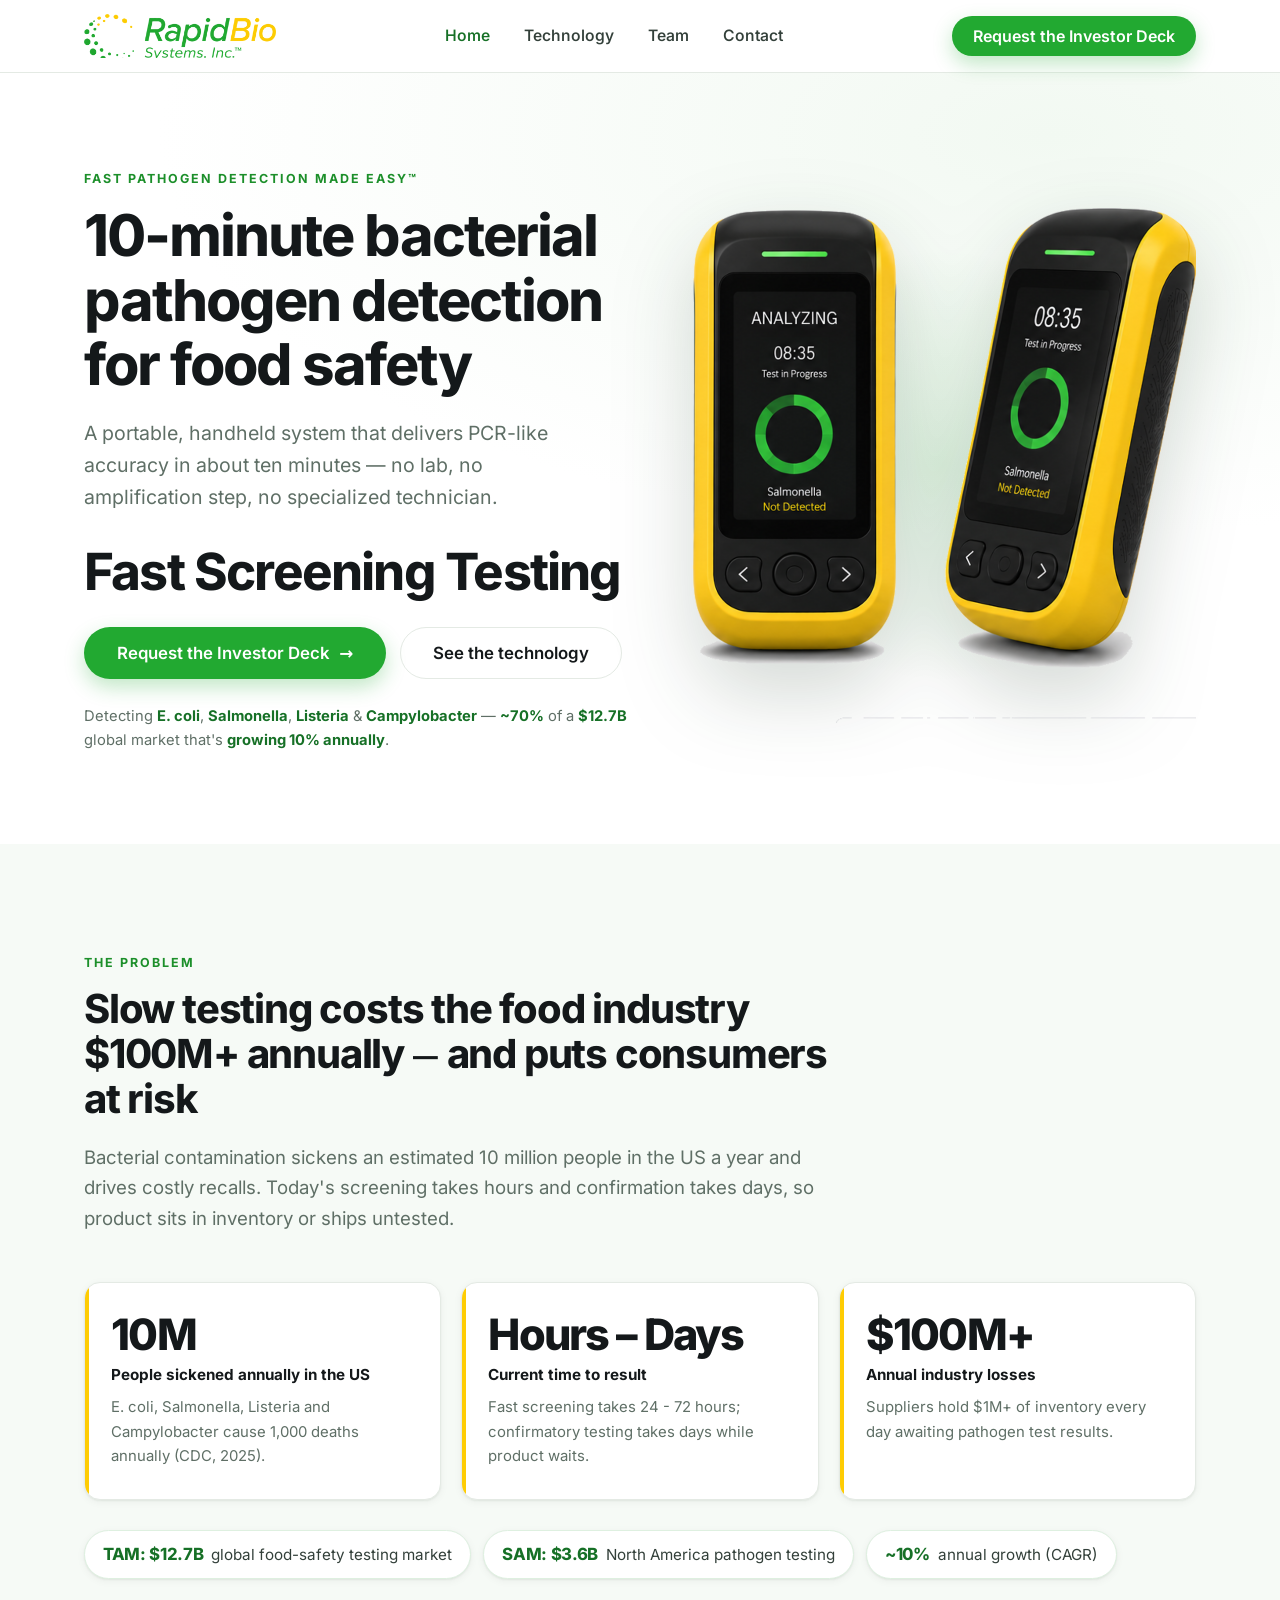
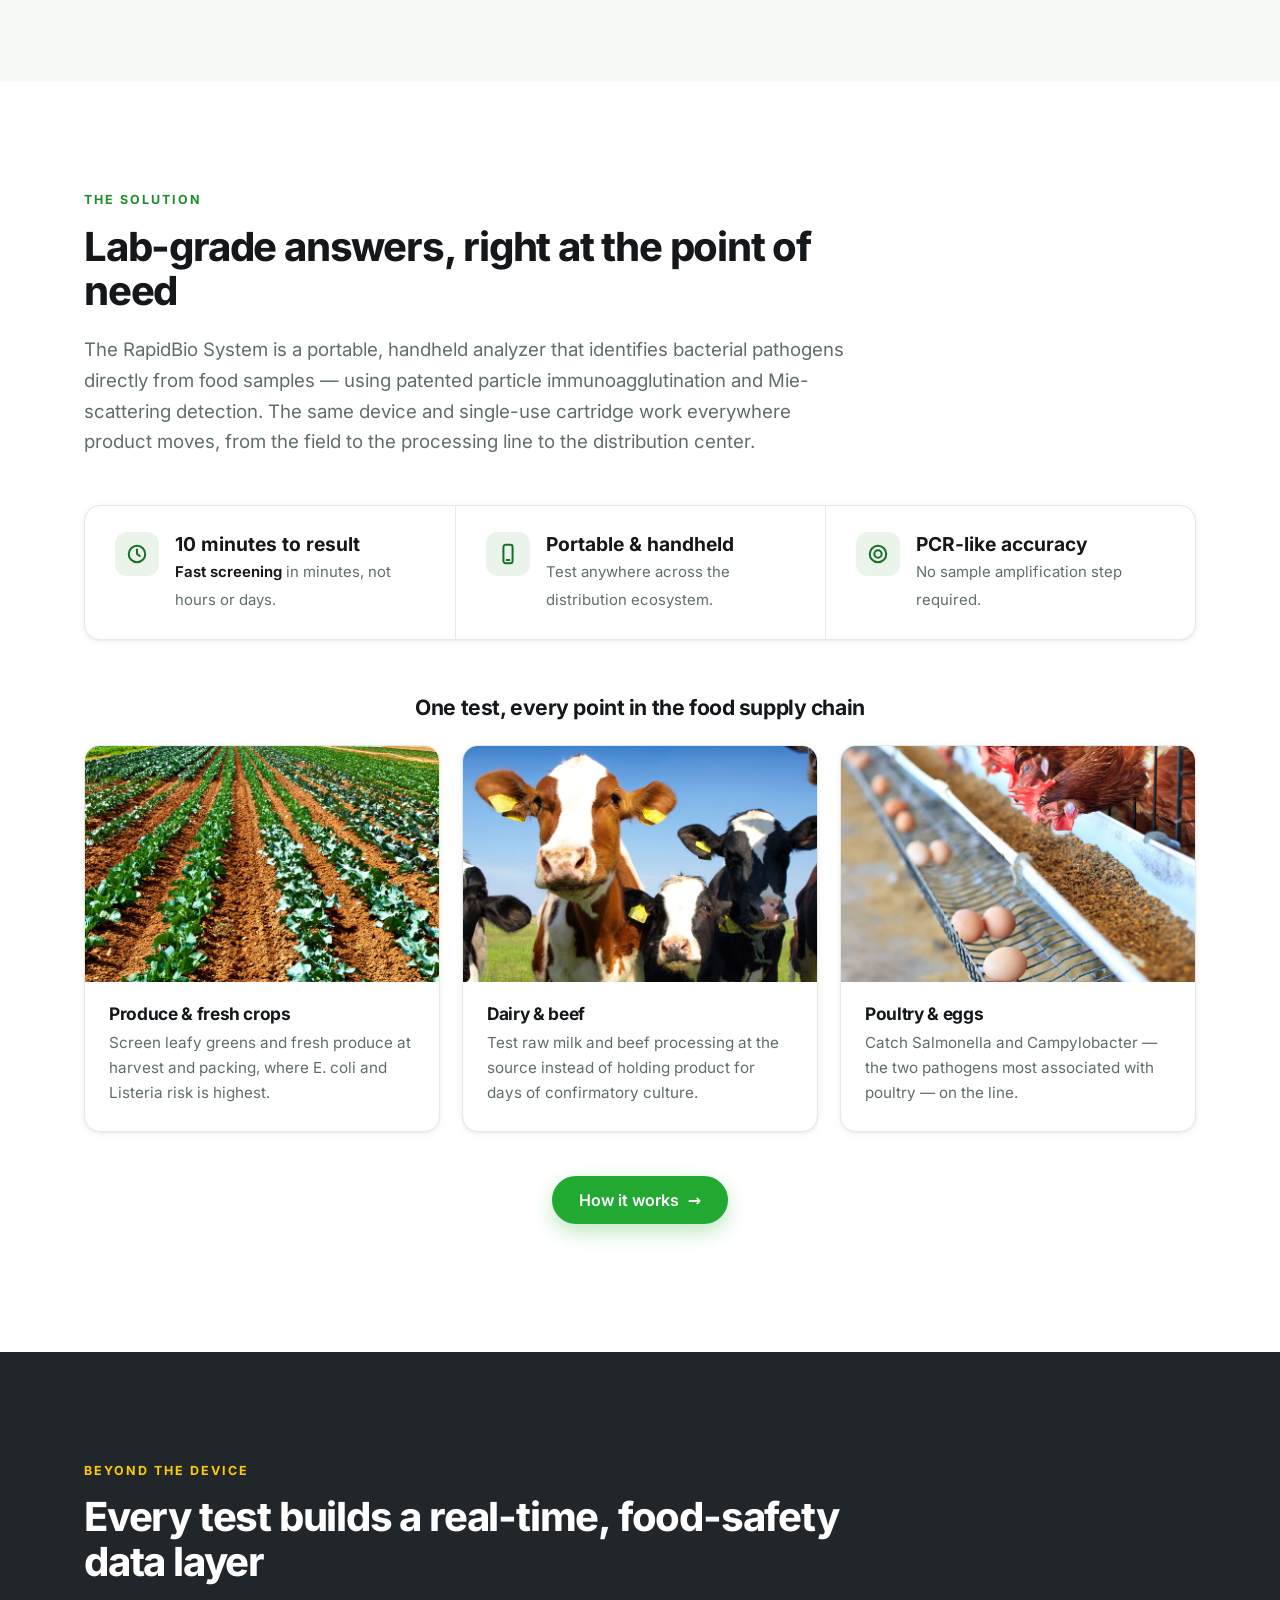
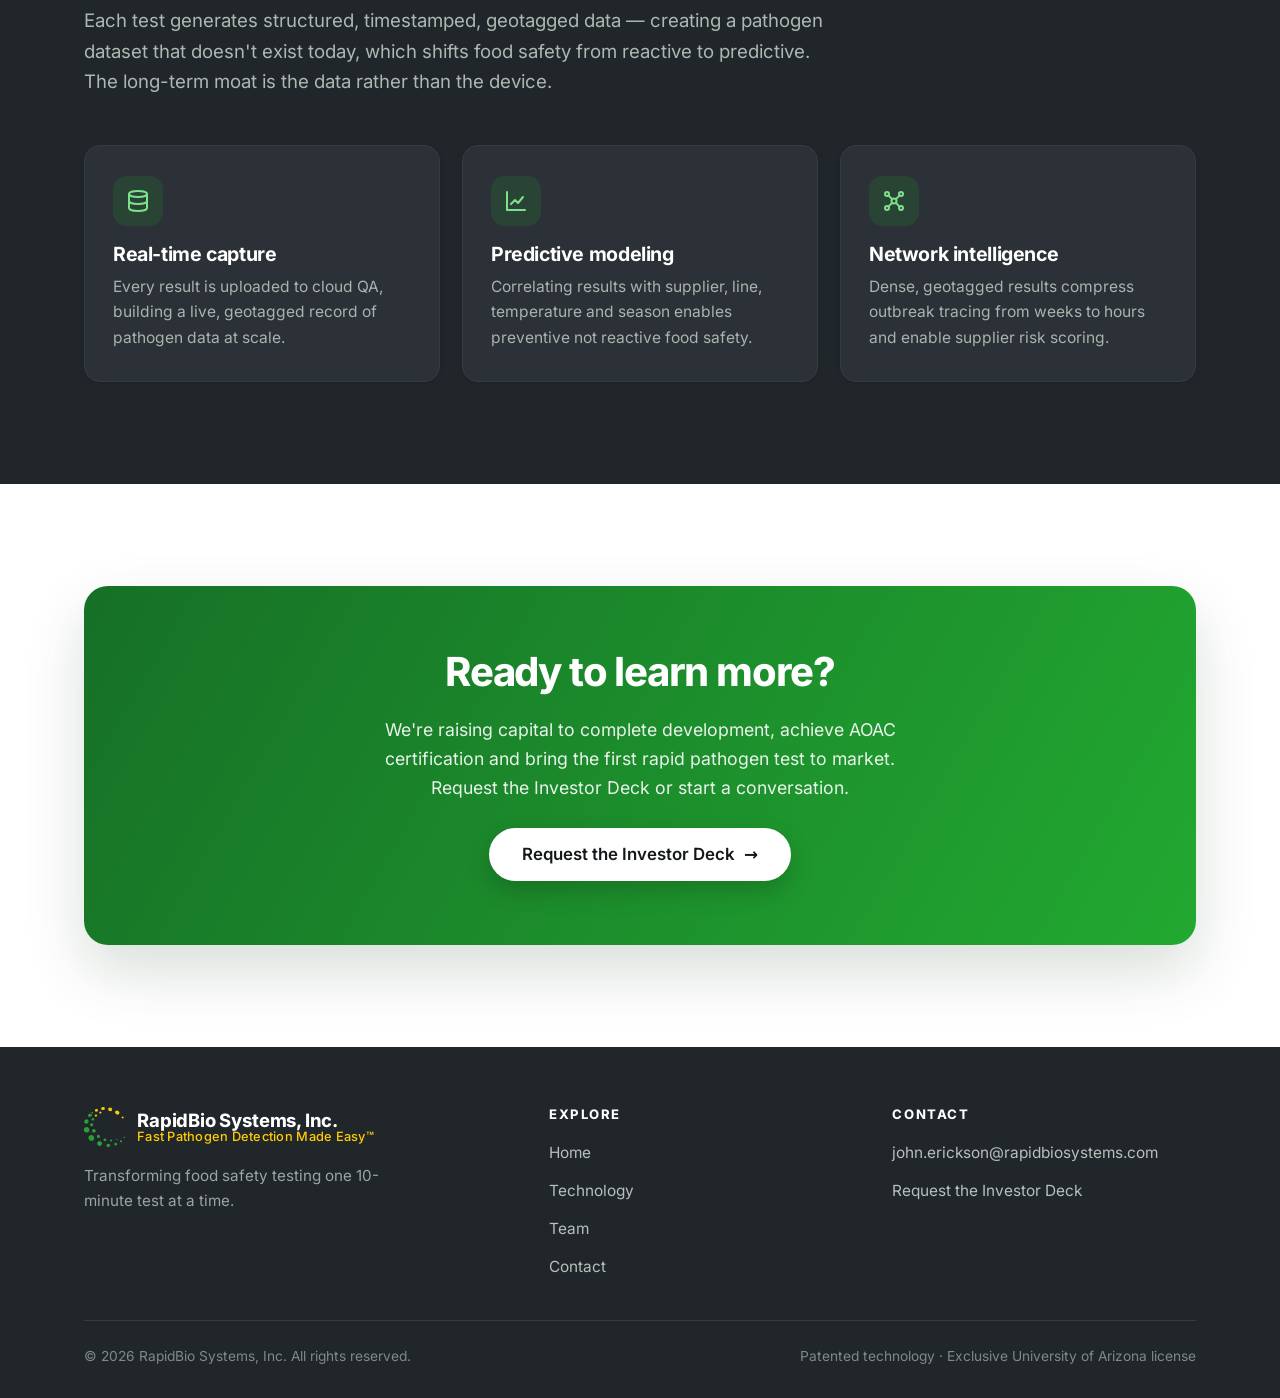
<file: index.html>
<!DOCTYPE html>
<html lang="en">
<head>
  <meta charset="UTF-8" />
  <meta name="viewport" content="width=device-width, initial-scale=1.0" />
  <title>RapidBio Systems — Rapid, Portable Bacterial Pathogen Testing for Food Safety</title>
  <meta name="description" content="Portable, hand-held bacteria pathogen detection system for food safety applications with results in 10 minutes for Salmonella, E. coli, etc. with PCR-like results. No laboratory or technical training required for use throughout the distribution ecosystem." />
  <link rel="canonical" href="https://rapidbiosystems.com/" />

  <meta property="og:type" content="website" />
  <meta property="og:site_name" content="RapidBio Systems" />
  <meta property="og:url" content="https://rapidbiosystems.com/" />
  <meta property="og:title" content="RapidBio Systems — Rapid, Portable Bacterial Pathogen Testing for Food Safety" />
  <meta property="og:description" content="Portable, hand-held bacteria pathogen detection system for food safety applications with results in 10 minutes for Salmonella, E. coli, etc. with PCR-like results. No laboratory or technical training required for use throughout the distribution ecosystem." />
  <meta property="og:image" content="https://rapidbiosystems.com/assets/product-hero.png" />
  <meta name="twitter:card" content="summary_large_image" />
  <meta name="twitter:title" content="RapidBio Systems — Rapid, Portable Bacterial Pathogen Testing for Food Safety" />
  <meta name="twitter:description" content="Portable, hand-held bacteria pathogen detection system for food safety applications with results in 10 minutes for Salmonella, E. coli, etc. with PCR-like results. No laboratory or technical training required for use throughout the distribution ecosystem." />
  <meta name="twitter:image" content="https://rapidbiosystems.com/assets/product-hero.png" />

  <link rel="icon" type="image/png" sizes="64x64" href="assets/favicon-64.png" />
  <link rel="apple-touch-icon" href="assets/apple-touch-icon.png" />
  <link rel="stylesheet" href="css/styles.css" />
  <script type="application/ld+json">
  {
    "@context": "https://schema.org",
    "@type": "Organization",
    "name": "RapidBio Systems, Inc.",
    "url": "https://rapidbiosystems.com/",
    "logo": "https://rapidbiosystems.com/assets/logo.png",
    "description": "Portable, handheld pathogen detection for food safety — results in about 10 minutes, no lab required.",
    "email": "john.erickson@rapidbiosystems.com"
  }
  </script>
</head>
<body>

  <!-- ===== HEADER ===== -->
  <header class="site-header">
    <div class="container nav">
      <a class="nav__brand" href="index.html" aria-label="RapidBio Systems home">
        <img src="assets/logo-nav.png" alt="RapidBio Systems" />
      </a>
      <nav aria-label="Primary">
        <ul class="nav__links" id="nav-links">
          <li><a href="index.html" class="is-active">Home</a></li>
          <li><a href="technology.html">Technology</a></li>
          <li><a href="team.html">Team</a></li>
          <li><a href="contact.html">Contact</a></li>
          <li><a class="btn btn--primary" href="contact.html">Request the Investor Deck</a></li>
        </ul>
      </nav>
      <div class="nav__cta">
        <a class="btn btn--primary" href="contact.html">Request the Investor Deck</a>
        <button class="nav__toggle" aria-label="Open menu" aria-expanded="false" aria-controls="nav-links"><span></span></button>
      </div>
    </div>
  </header>

  <main>
    <!-- ===== HERO ===== -->
    <section class="hero">
      <div class="container hero__grid">
        <div class="hero__copy">
          <span class="eyebrow">Fast Pathogen Detection Made Easy™</span>
          <h1>10-minute bacterial pathogen detection for food safety</h1>
          <p class="hero__sub">A portable, handheld system that delivers PCR-like accuracy in about ten minutes — no lab, no amplification step, no specialized technician.</p>
          <p class="hero__tagline">Fast Screening Testing</p>
          <div class="hero__actions">
            <a class="btn btn--primary btn--lg" href="contact.html">Request the Investor Deck <span class="arrow" aria-hidden="true">→</span></a>
            <a class="btn btn--ghost btn--lg" href="technology.html">See the technology</a>
          </div>
          <p class="hero__trust">Detecting <b>E.&nbsp;coli</b>, <b>Salmonella</b>, <b>Listeria</b> &amp; <b>Campylobacter</b> — <b>~70%</b> of a <b>$12.7B</b> global market that's <b>growing 10% annually</b>.</p>
        </div>
        <div class="hero__media">
          <img src="assets/product-hero.png" alt="Two RapidBio handheld pathogen detection devices showing test results on screen" width="1000" />
        </div>
      </div>
    </section>

    <!-- ===== PROBLEM + MARKET ===== -->
    <section class="section section--tint" id="problem">
      <div class="container">
        <div class="section-head">
          <span class="eyebrow">The problem</span>
          <h2>Slow testing costs the food industry $100M+ annually <span class="mdash">—</span> and puts consumers at risk</h2>
          <p class="lead">Bacterial contamination sickens an estimated 10&nbsp;million people in the US a year and drives costly recalls. Today's screening takes hours and confirmation takes days, so product sits in inventory or ships untested.</p>
        </div>

        <div class="stats">
          <div class="stat stat--gold">
            <div class="stat__num">10M</div>
            <div class="stat__label">People sickened annually in the US</div>
            <p class="stat__desc">E.&nbsp;coli, Salmonella, Listeria and Campylobacter cause 1,000 deaths annually (CDC, 2025).</p>
          </div>
          <div class="stat stat--gold">
            <div class="stat__num">Hours &ndash; Days</div>
            <div class="stat__label">Current time to result</div>
            <p class="stat__desc">Fast screening takes 24 - 72 hours; confirmatory testing takes days while product waits.</p>
          </div>
          <div class="stat stat--gold">
            <div class="stat__num">$100M+</div>
            <div class="stat__label">Annual industry losses</div>
            <p class="stat__desc">Suppliers hold $1M+ of inventory every day awaiting pathogen test results.</p>
          </div>
        </div>

        <div class="chips">
          <span class="chip"><b>TAM: $12.7B</b> global food-safety testing market</span>
          <span class="chip"><b>SAM: $3.6B</b> North America pathogen testing</span>
          <span class="chip"><b>~10%</b> annual growth (CAGR)</span>
        </div>
      </div>
    </section>

    <!-- ===== SOLUTION + WHERE IT'S USED ===== -->
    <section class="section" id="solution">
      <div class="container">
        <div class="section-head">
          <span class="eyebrow">The solution</span>
          <h2>Lab-grade answers, right at the point of need</h2>
          <p class="lead">The RapidBio System is a portable, handheld analyzer that identifies bacterial pathogens directly from food samples — using patented particle immunoagglutination and Mie-scattering detection. The same device and single-use cartridge work everywhere product moves, from the field to the processing line to the distribution center.</p>
        </div>

        <div class="spec-bar">
          <div class="spec-bar__item">
            <span class="spec-bar__icon" aria-hidden="true">
              <svg width="22" height="22" viewBox="0 0 24 24" fill="none" stroke="currentColor" stroke-width="2.2" stroke-linecap="round" stroke-linejoin="round"><circle cx="12" cy="12" r="9"/><path d="M12 7v5l3 2"/></svg>
            </span>
            <span><b>10 minutes to result</b><span class="d"><strong>Fast screening</strong> in minutes, not hours or days.</span></span>
          </div>
          <div class="spec-bar__item">
            <span class="spec-bar__icon" aria-hidden="true">
              <svg width="22" height="22" viewBox="0 0 24 24" fill="none" stroke="currentColor" stroke-width="2.2" stroke-linecap="round" stroke-linejoin="round"><rect x="7" y="2" width="10" height="20" rx="2.5"/><line x1="10.5" y1="18.5" x2="13.5" y2="18.5"/></svg>
            </span>
            <span><b>Portable &amp; handheld</b><span class="d">Test anywhere across the distribution ecosystem.</span></span>
          </div>
          <div class="spec-bar__item">
            <span class="spec-bar__icon" aria-hidden="true">
              <svg width="22" height="22" viewBox="0 0 24 24" fill="none" stroke="currentColor" stroke-width="2.2" stroke-linecap="round" stroke-linejoin="round"><circle cx="12" cy="12" r="9"/><circle cx="12" cy="12" r="4"/><circle cx="12" cy="12" r=".4" fill="currentColor" stroke="none"/></svg>
            </span>
            <span><b>PCR-like accuracy</b><span class="d">No sample amplification step required.</span></span>
          </div>
        </div>

        <h3 class="usecases__head">One test, every point in the food supply chain</h3>
        <div class="usecases">
          <figure class="usecase">
            <img src="assets/use-produce.jpg" alt="Rows of leafy greens growing in an open field" width="720" height="480" loading="lazy" />
            <figcaption>
              <h3>Produce &amp; fresh crops</h3>
              <p>Screen leafy greens and fresh produce at harvest and packing, where E.&nbsp;coli and Listeria risk is highest.</p>
            </figcaption>
          </figure>
          <figure class="usecase">
            <img src="assets/use-dairy.jpg" alt="Dairy cattle in a pasture" width="720" height="480" loading="lazy" />
            <figcaption>
              <h3>Dairy &amp; beef</h3>
              <p>Test raw milk and beef processing at the source instead of holding product for days of confirmatory culture.</p>
            </figcaption>
          </figure>
          <figure class="usecase">
            <img src="assets/use-poultry.jpg" alt="Laying hens at a feed trough beside a row of eggs" width="720" height="480" loading="lazy" />
            <figcaption>
              <h3>Poultry &amp; eggs</h3>
              <p>Catch Salmonella and Campylobacter — the two pathogens most associated with poultry — on the line.</p>
            </figcaption>
          </figure>
        </div>

        <div class="hero__actions" style="justify-content:center; margin-top:44px">
          <a class="btn btn--primary" href="technology.html">How it works <span class="arrow" aria-hidden="true">→</span></a>
        </div>
      </div>
    </section>

    <!-- ===== DATA-PLATFORM VISION ===== -->
    <section class="section section--dark" id="platform">
      <div class="container">
        <div class="section-head">
          <span class="eyebrow">Beyond the device</span>
          <h2>Every test builds a real-time, food-safety data layer</h2>
          <p class="lead" style="color:#aeb8b2">Each test generates structured, timestamped, geotagged data — creating a pathogen dataset that doesn't exist today, which shifts food safety from reactive to predictive. The long-term moat is the data rather than the device.</p>
        </div>
        <div class="grid-3">
          <div class="card">
            <div class="icon-badge" aria-hidden="true">
              <svg width="24" height="24" viewBox="0 0 24 24" fill="none" stroke="currentColor" stroke-width="2" stroke-linecap="round" stroke-linejoin="round"><ellipse cx="12" cy="5" rx="9" ry="3"/><path d="M3 5v14a9 3 0 0 0 18 0V5"/><path d="M3 12a9 3 0 0 0 18 0"/></svg>
            </div>
            <h3>Real-time capture</h3>
            <p>Every result is uploaded to cloud QA, building a live, geotagged record of pathogen data at scale.</p>
          </div>
          <div class="card">
            <div class="icon-badge" aria-hidden="true">
              <svg width="24" height="24" viewBox="0 0 24 24" fill="none" stroke="currentColor" stroke-width="2" stroke-linecap="round" stroke-linejoin="round"><path d="M3 3v18h18"/><path d="M7 15l4-4 3 3 5-6"/></svg>
            </div>
            <h3>Predictive modeling</h3>
            <p>Correlating results with supplier, line, temperature and season enables preventive not reactive food safety.</p>
          </div>
          <div class="card">
            <div class="icon-badge" aria-hidden="true">
              <svg width="24" height="24" viewBox="0 0 24 24" fill="none" stroke="currentColor" stroke-width="2" stroke-linecap="round" stroke-linejoin="round"><circle cx="12" cy="12" r="2.5"/><circle cx="5" cy="5" r="2"/><circle cx="19" cy="5" r="2"/><circle cx="5" cy="19" r="2"/><circle cx="19" cy="19" r="2"/><path d="M6.4 6.4l3.7 3.7M17.6 6.4l-3.7 3.7M6.4 17.6l3.7-3.7M17.6 17.6l-3.7-3.7"/></svg>
            </div>
            <h3>Network intelligence</h3>
            <p>Dense, geotagged results compress outbreak tracing from weeks to hours and enable supplier risk scoring.</p>
          </div>
        </div>
      </div>
    </section>

    <!-- ===== CTA ===== -->
    <section class="section">
      <div class="container">
        <div class="cta-band">
          <h2>Ready to learn more?</h2>
          <p>We're raising capital to complete development, achieve AOAC certification and bring the first rapid pathogen test to market. Request the Investor Deck or start a conversation.</p>
          <a class="btn btn--onDark btn--lg" href="contact.html">Request the Investor Deck <span class="arrow" aria-hidden="true">→</span></a>
        </div>
      </div>
    </section>
  </main>

  <!-- ===== FOOTER ===== -->
  <footer class="site-footer">
    <div class="container">
      <div class="footer__top">
        <div>
          <div class="footer__brand">
            <img src="assets/logo-mark.png" alt="" />
            <div class="footer__wordmark">RapidBio Systems, Inc.<span>Fast Pathogen Detection Made Easy™</span></div>
          </div>
          <p class="footer__tag">Transforming food safety testing one 10-minute test at a time.</p>
        </div>
        <div class="footer__col">
          <h4>Explore</h4>
          <ul>
            <li><a href="index.html">Home</a></li>
            <li><a href="technology.html">Technology</a></li>
            <li><a href="team.html">Team</a></li>
            <li><a href="contact.html">Contact</a></li>
          </ul>
        </div>
        <div class="footer__col">
          <h4>Contact</h4>
          <ul>
            <li><a href="mailto:john.erickson@rapidbiosystems.com">john.erickson@rapidbiosystems.com</a></li>
            <li><a href="contact.html">Request the Investor Deck</a></li>
          </ul>
        </div>
      </div>
      <div class="footer__bottom">
        <span>© 2026 RapidBio Systems, Inc. All rights reserved.</span>
        <span>Patented technology · Exclusive University of Arizona license</span>
      </div>
    </div>
  </footer>

  <script src="js/nav.js"></script>
</body>
</html>
</file>
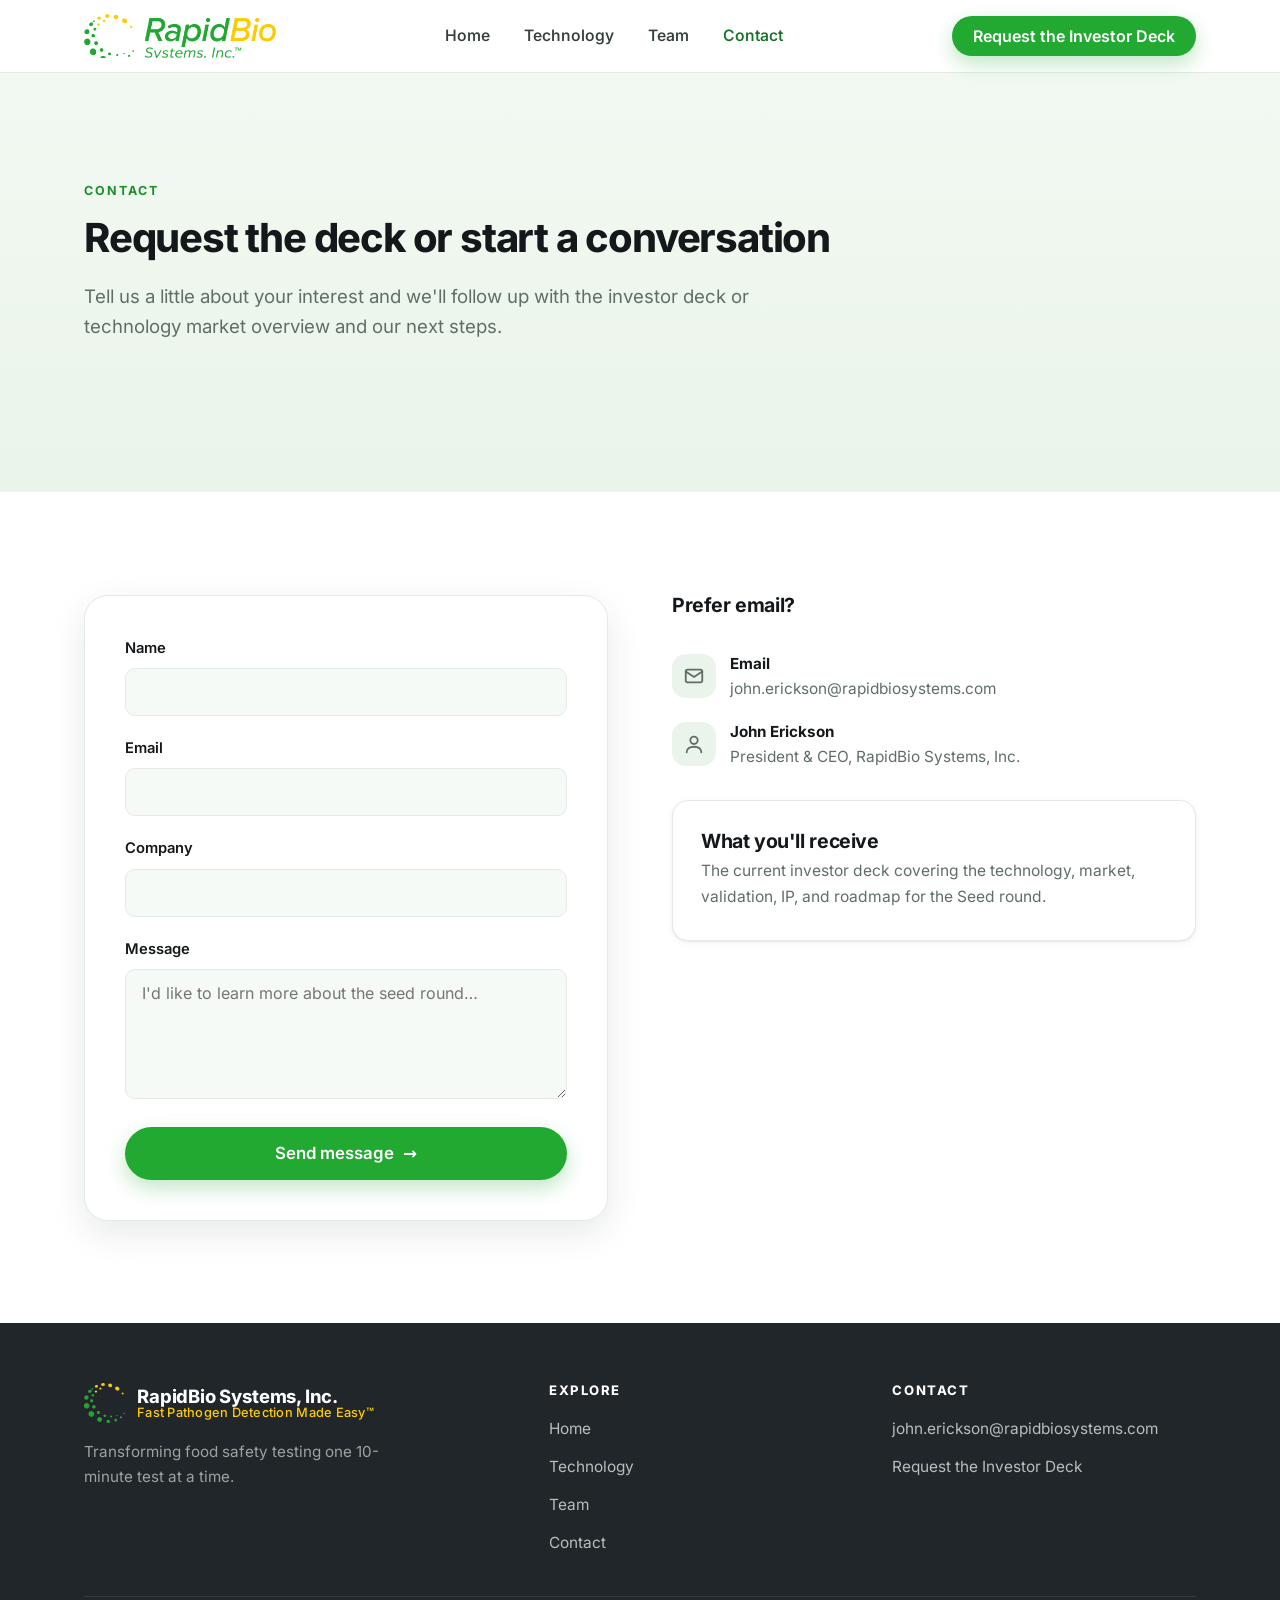
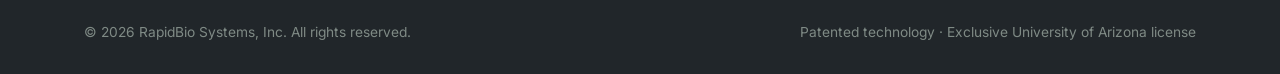
<file: contact.html>
<!DOCTYPE html>
<html lang="en">
<head>
  <meta charset="UTF-8" />
  <meta name="viewport" content="width=device-width, initial-scale=1.0" />
  <title>Contact — RapidBio Systems</title>
  <meta name="description" content="Request the RapidBio investor deck or get in touch with President &amp; CEO John Erickson." />
  <link rel="canonical" href="https://rapidbiosystems.com/contact" />

  <meta property="og:type" content="website" />
  <meta property="og:site_name" content="RapidBio Systems" />
  <meta property="og:url" content="https://rapidbiosystems.com/contact" />
  <meta property="og:title" content="Contact — RapidBio Systems" />
  <meta property="og:description" content="Request the RapidBio investor deck or get in touch with President &amp; CEO John Erickson." />
  <meta property="og:image" content="https://rapidbiosystems.com/assets/product-hero.png" />
  <meta name="twitter:card" content="summary_large_image" />
  <meta name="twitter:title" content="Contact — RapidBio Systems" />
  <meta name="twitter:description" content="Request the RapidBio investor deck or get in touch with President &amp; CEO John Erickson." />
  <meta name="twitter:image" content="https://rapidbiosystems.com/assets/product-hero.png" />

  <link rel="icon" type="image/png" sizes="64x64" href="assets/favicon-64.png" />
  <link rel="apple-touch-icon" href="assets/apple-touch-icon.png" />
  <link rel="stylesheet" href="css/styles.css" />
  <script type="application/ld+json">
  {
    "@context": "https://schema.org",
    "@type": "Organization",
    "name": "RapidBio Systems, Inc.",
    "url": "https://rapidbiosystems.com/",
    "logo": "https://rapidbiosystems.com/assets/logo.png",
    "description": "Portable, handheld pathogen detection for food safety — results in about 10 minutes, no lab required.",
    "email": "john.erickson@rapidbiosystems.com"
  }
  </script>
</head>
<body>

  <!-- ===== HEADER ===== -->
  <header class="site-header">
    <div class="container nav">
      <a class="nav__brand" href="index.html" aria-label="RapidBio Systems home">
        <img src="assets/logo-nav.png" alt="RapidBio Systems" />
      </a>
      <nav aria-label="Primary">
        <ul class="nav__links" id="nav-links">
          <li><a href="index.html">Home</a></li>
          <li><a href="technology.html">Technology</a></li>
          <li><a href="team.html">Team</a></li>
          <li><a href="contact.html" class="is-active">Contact</a></li>
          <li><a class="btn btn--primary" href="contact.html">Request the Investor Deck</a></li>
        </ul>
      </nav>
      <div class="nav__cta">
        <a class="btn btn--primary" href="contact.html">Request the Investor Deck</a>
        <button class="nav__toggle" aria-label="Open menu" aria-expanded="false" aria-controls="nav-links"><span></span></button>
      </div>
    </div>
  </header>

  <main>
    <section class="section section--mint">
      <div class="container">
        <div class="section-head narrow">
          <span class="eyebrow">Contact</span>
          <h2 class="mt-0">Request the deck or start a conversation</h2>
          <p class="lead">Tell us a little about your interest and we'll follow up with the investor deck or technology market overview and our next steps.</p>
        </div>
      </div>
    </section>

    <section class="section">
      <div class="container">
        <div class="form-wrap">
          <!-- ===== FORM ===== -->
          <form class="form" id="contact-form"
                name="contact" method="POST"
                data-netlify="true" netlify-honeypot="_gotcha">
            <input type="hidden" name="form-name" value="contact" />
            <div class="form-status" id="form-status" role="status" aria-live="polite"></div>

            <div class="field">
              <label for="name">Name</label>
              <input type="text" id="name" name="name" autocomplete="name" required />
            </div>
            <div class="field">
              <label for="email">Email</label>
              <input type="email" id="email" name="email" autocomplete="email" required />
            </div>
            <div class="field">
              <label for="company">Company</label>
              <input type="text" id="company" name="company" autocomplete="organization" />
            </div>
            <div class="field">
              <label for="message">Message</label>
              <textarea id="message" name="message" placeholder="I'd like to learn more about the seed round…" required></textarea>
            </div>
            <input type="text" name="_gotcha" style="display:none" tabindex="-1" autocomplete="off" aria-hidden="true" />

            <button class="btn btn--primary btn--lg" type="submit">Send message <span class="arrow" aria-hidden="true">→</span></button>
          </form>

          <!-- ===== ASIDE ===== -->
          <aside class="contact-aside">
            <h3>Prefer email?</h3>
            <br/>
            <ul class="contact-list">
              <li>
                <span class="icon-badge" aria-hidden="true">
                  <svg width="22" height="22" viewBox="0 0 24 24" fill="none" stroke="currentColor" stroke-width="2" stroke-linecap="round" stroke-linejoin="round"><rect x="3" y="5" width="18" height="14" rx="2"/><path d="m3 7 9 6 9-6"/></svg>
                </span>
                <span><b>Email</b><a href="mailto:john.erickson@rapidbiosystems.com?subject=RapidBio%20—%20deck%20request">john.erickson@rapidbiosystems.com</a></span>
              </li>
              <li>
                <span class="icon-badge" aria-hidden="true">
                  <svg width="22" height="22" viewBox="0 0 24 24" fill="none" stroke="currentColor" stroke-width="2" stroke-linecap="round" stroke-linejoin="round"><circle cx="12" cy="8" r="4"/><path d="M4 21c0-4 3.6-6 8-6s8 2 8 6"/></svg>
                </span>
                <span><b>John Erickson</b><span>President &amp; CEO, RapidBio Systems, Inc.</span></span>
              </li>
            </ul>
            <div class="card" style="margin-top:30px">
              <h3 style="margin-bottom:6px">What you'll receive</h3>
              <p>The current investor deck covering the technology, market, validation, IP, and roadmap for the Seed round.</p>
            </div>
          </aside>
        </div>
      </div>
    </section>
  </main>

  <!-- ===== FOOTER ===== -->
  <footer class="site-footer">
    <div class="container">
      <div class="footer__top">
        <div>
          <div class="footer__brand">
            <img src="assets/logo-mark.png" alt="" />
            <div class="footer__wordmark">RapidBio Systems, Inc.<span>Fast Pathogen Detection Made Easy™</span></div>
          </div>
          <p class="footer__tag">Transforming food safety testing one 10-minute test at a time.</p>
        </div>
        <div class="footer__col">
          <h4>Explore</h4>
          <ul>
            <li><a href="index.html">Home</a></li>
            <li><a href="technology.html">Technology</a></li>
            <li><a href="team.html">Team</a></li>
            <li><a href="contact.html">Contact</a></li>
          </ul>
        </div>
        <div class="footer__col">
          <h4>Contact</h4>
          <ul>
            <li><a href="mailto:john.erickson@rapidbiosystems.com">john.erickson@rapidbiosystems.com</a></li>
            <li><a href="contact.html">Request the Investor Deck</a></li>
          </ul>
        </div>
      </div>
      <div class="footer__bottom">
        <span>© 2026 RapidBio Systems, Inc. All rights reserved.</span>
        <span>Patented technology · Exclusive University of Arizona license</span>
      </div>
    </div>
  </footer>

  <script src="js/nav.js"></script>
  <script>
    /* Async Netlify Forms submit with in-place success/error state.
       Falls back to a normal POST if JS is unavailable. */
    (function () {
      var form = document.getElementById("contact-form");
      var status = document.getElementById("form-status");
      if (!form) return;

      function encode(data) {
        return Object.keys(data).map(function (k) {
          return encodeURIComponent(k) + "=" + encodeURIComponent(data[k]);
        }).join("&");
      }

      form.addEventListener("submit", function (e) {
        e.preventDefault();
        var btn = form.querySelector("button[type=submit]");
        var original = btn.innerHTML;
        btn.disabled = true; btn.textContent = "Sending…";

        var data = {};
        new FormData(form).forEach(function (value, key) { data[key] = value; });

        fetch("/", {
          method: "POST",
          headers: { "Content-Type": "application/x-www-form-urlencoded" },
          body: encode(data)
        }).then(function (r) {
          if (r.ok) {
            form.reset();
            show("ok", "Thanks — your message is on its way. We'll be in touch shortly.");
          } else {
            show("err", "Something went wrong. Please try again, or email john.erickson@rapidbiosystems.com.");
          }
        }).catch(function () {
          show("err", "Network error. Please email john.erickson@rapidbiosystems.com.");
        }).finally(function () {
          btn.disabled = false; btn.innerHTML = original;
        });
      });

      function show(type, msg) {
        status.textContent = msg;
        status.className = "form-status show " + type;
        status.scrollIntoView({ behavior: "smooth", block: "center" });
      }
    })();
  </script>
</body>
</html>
</file>
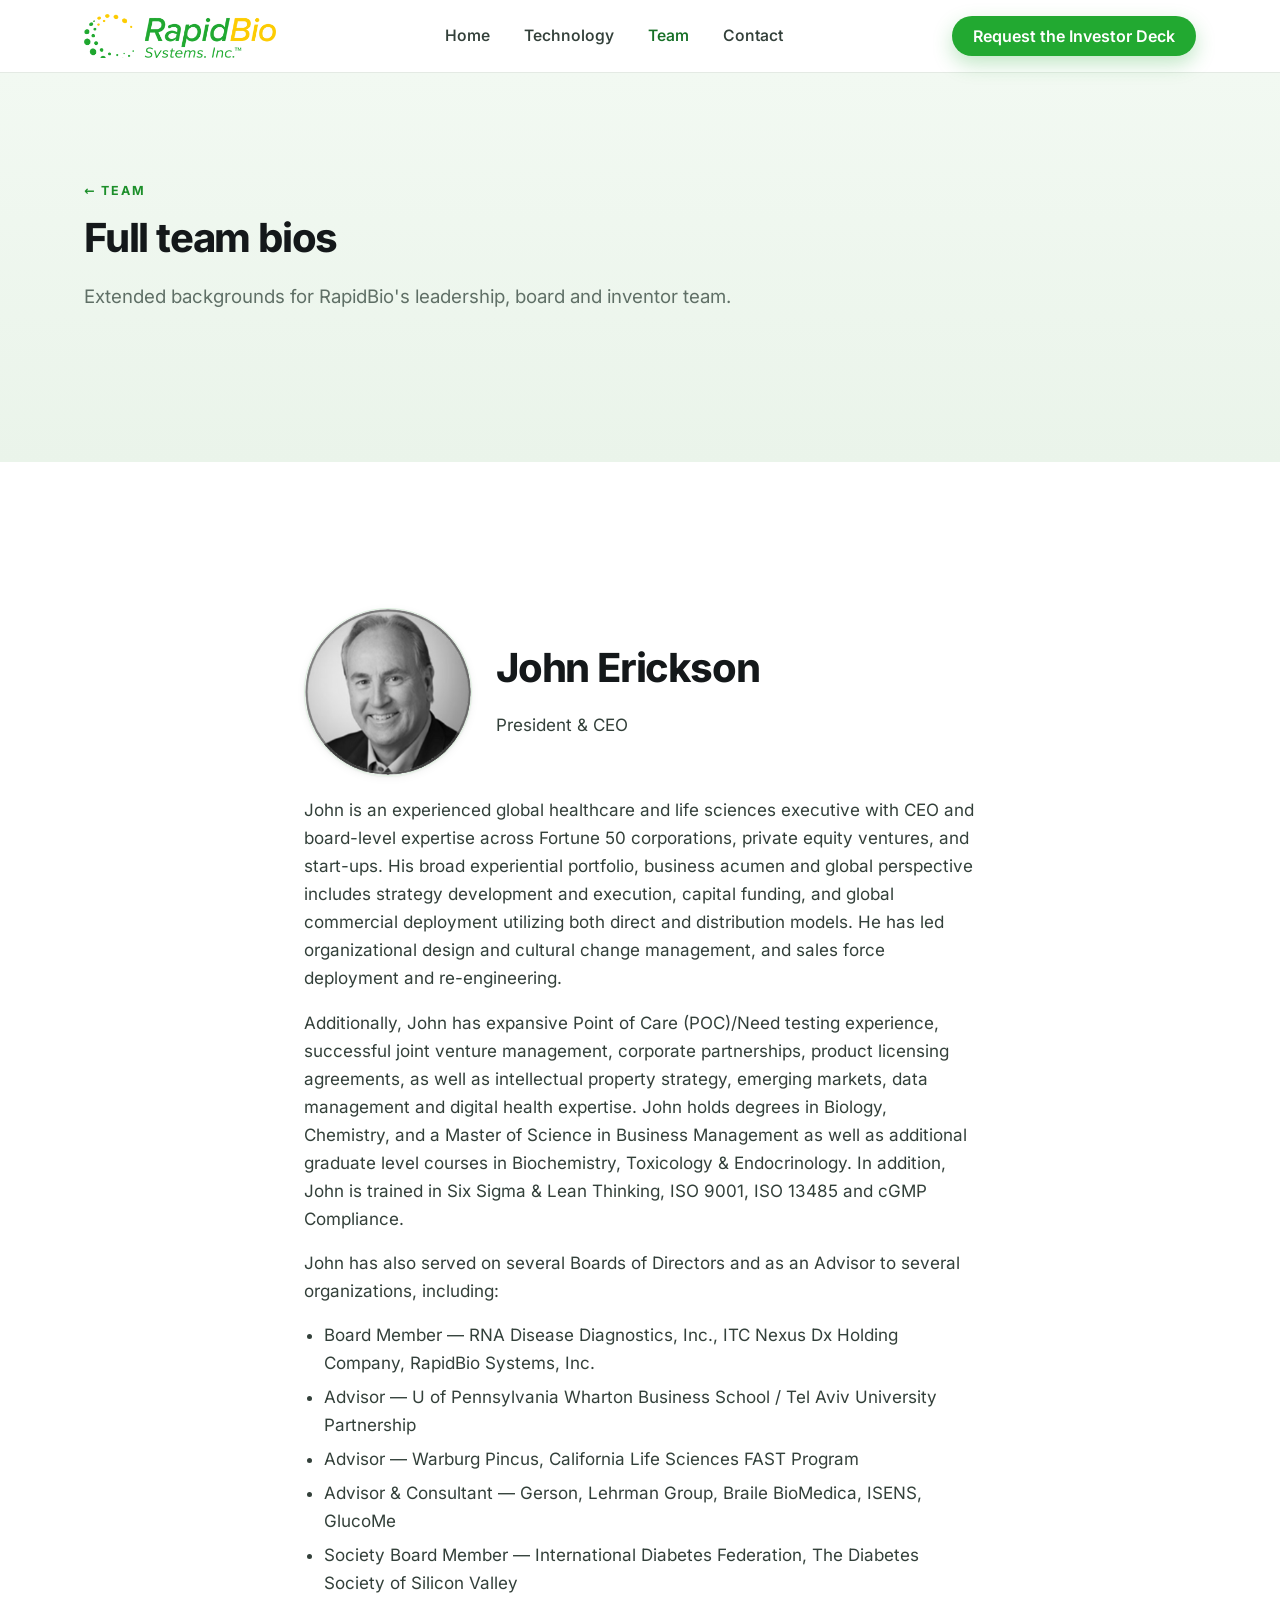
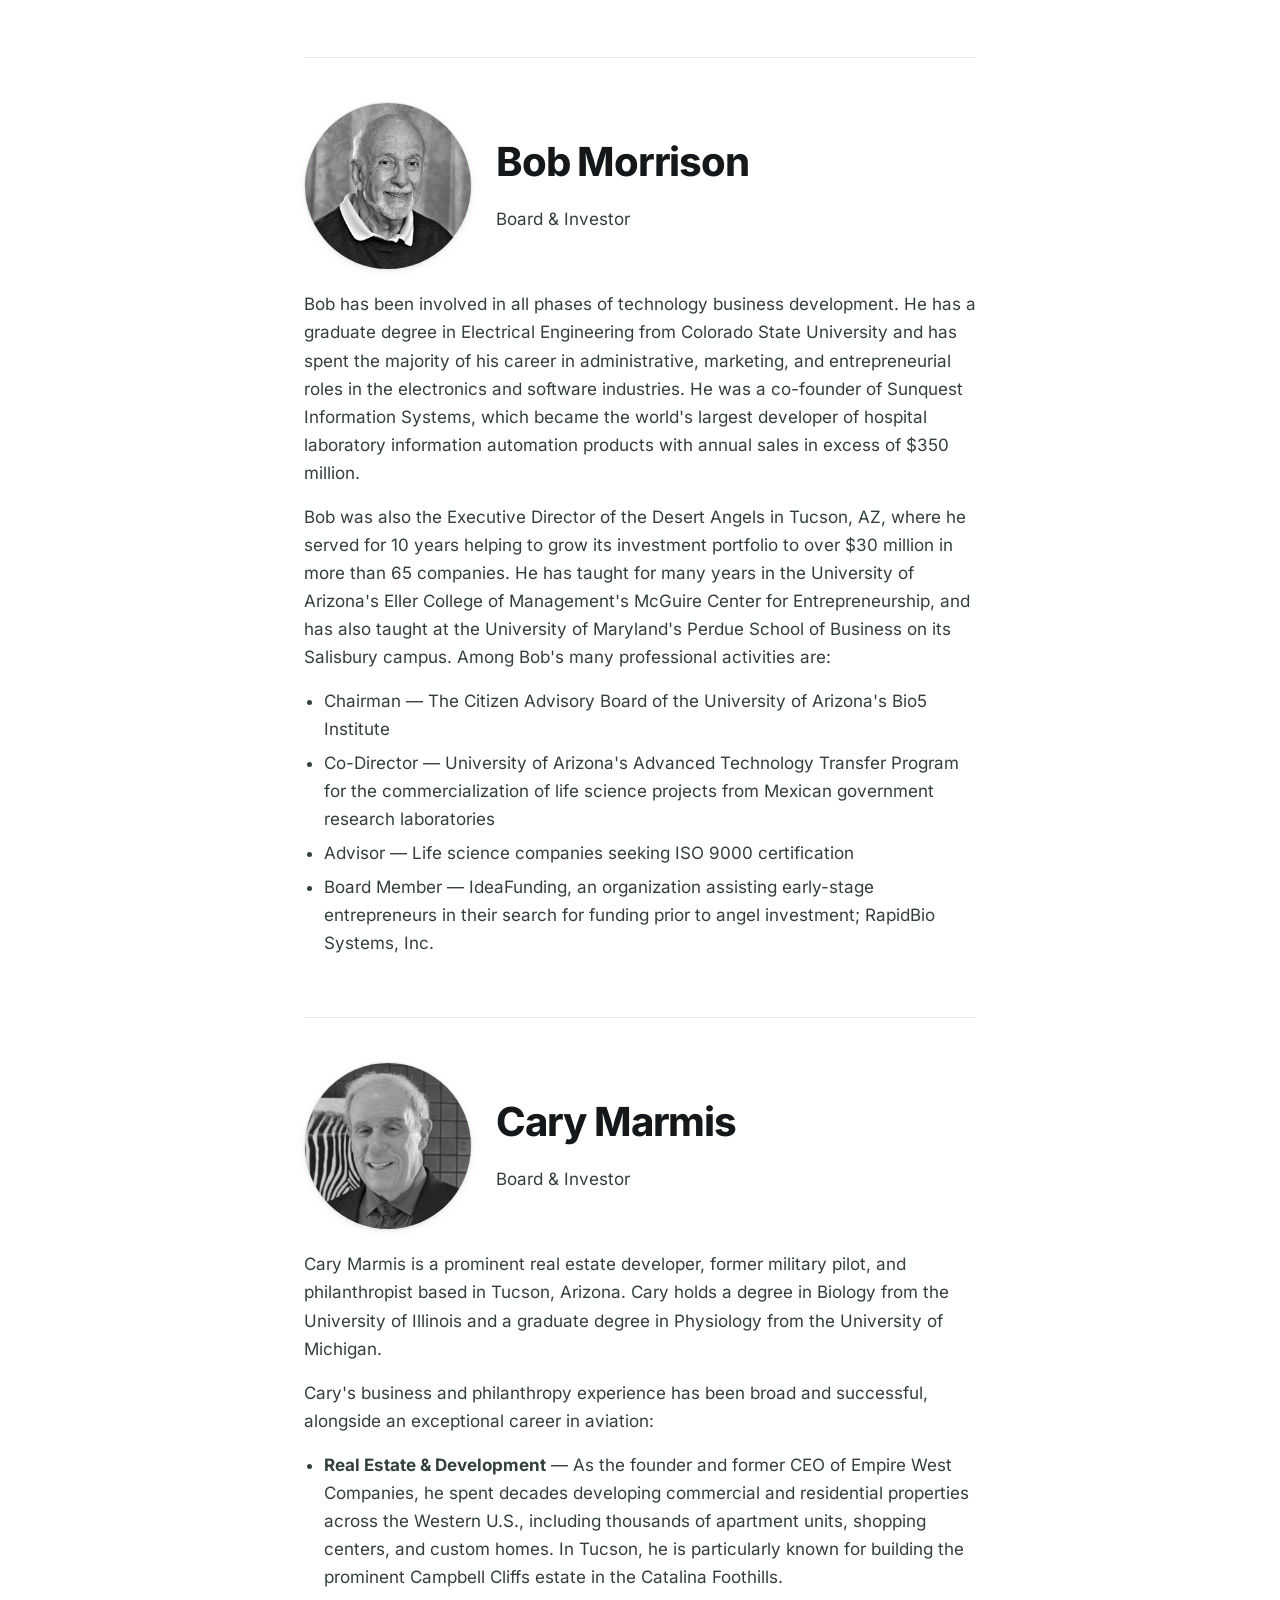
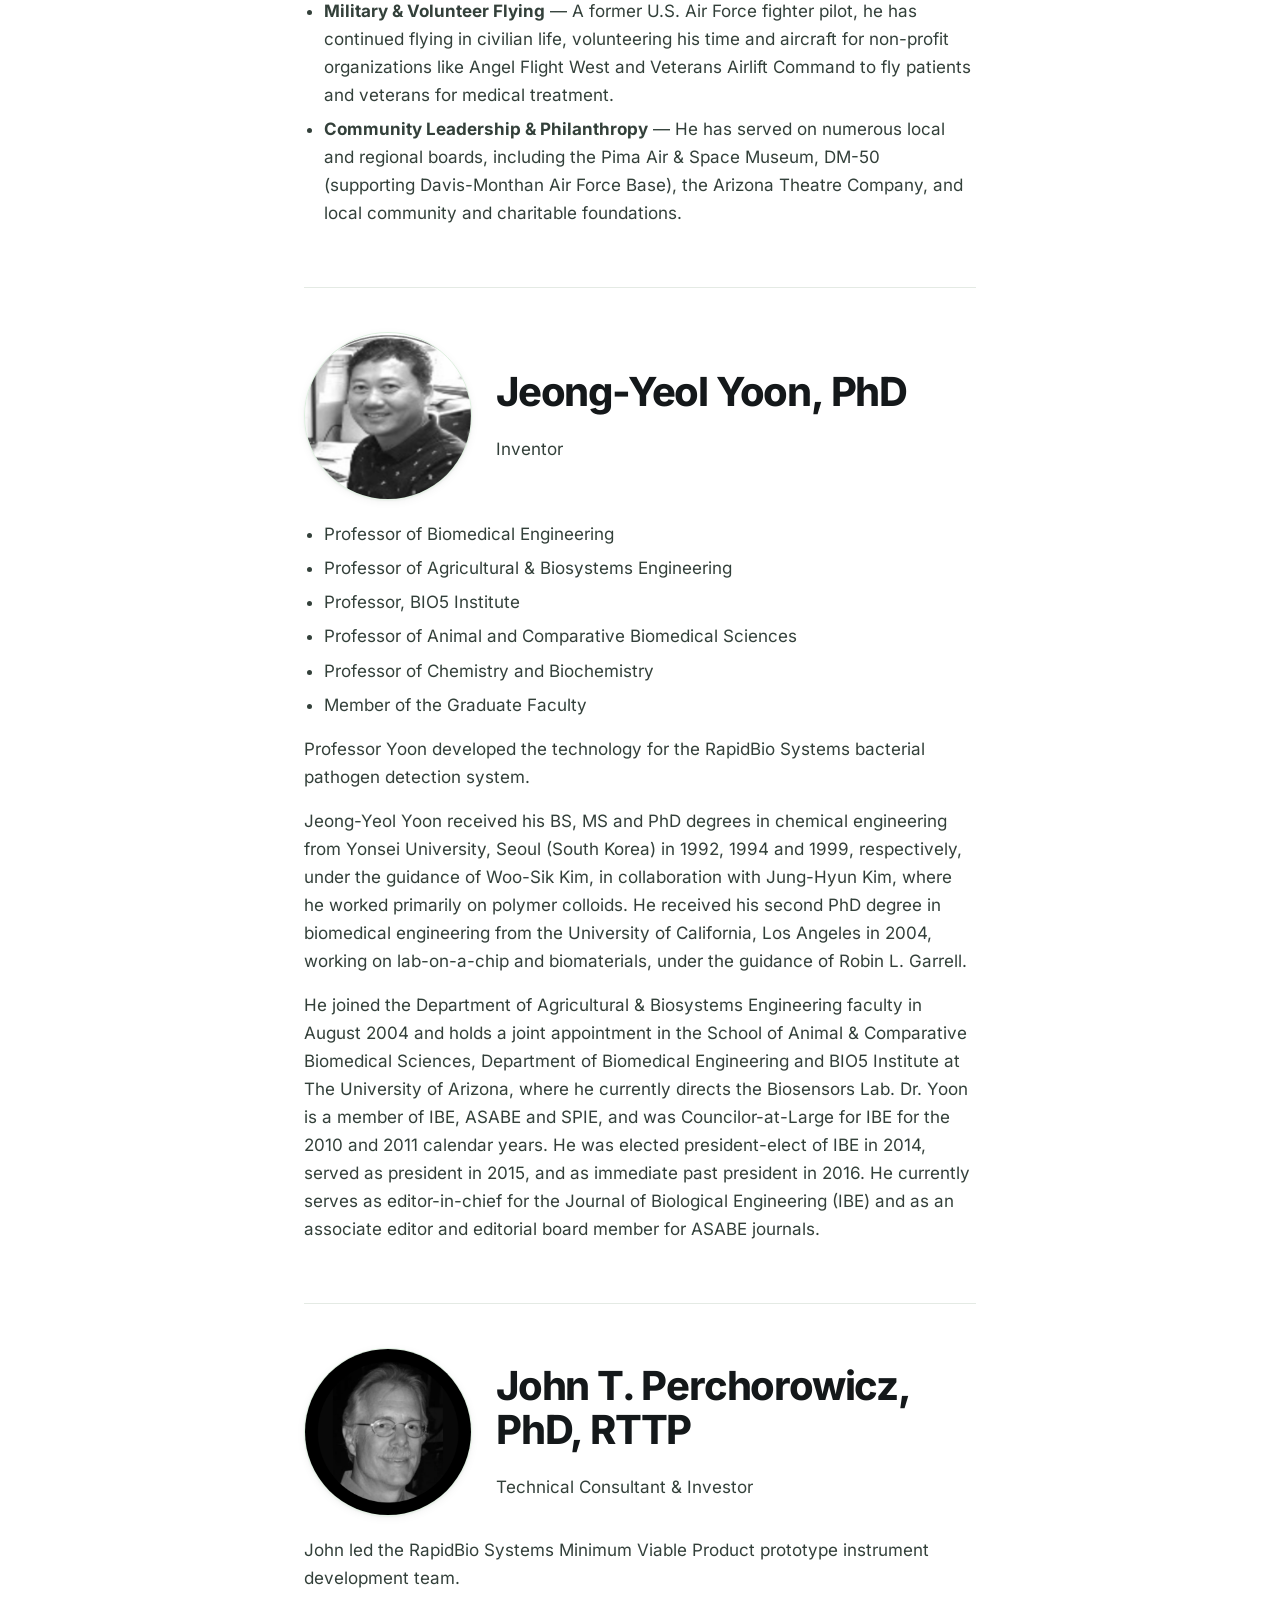
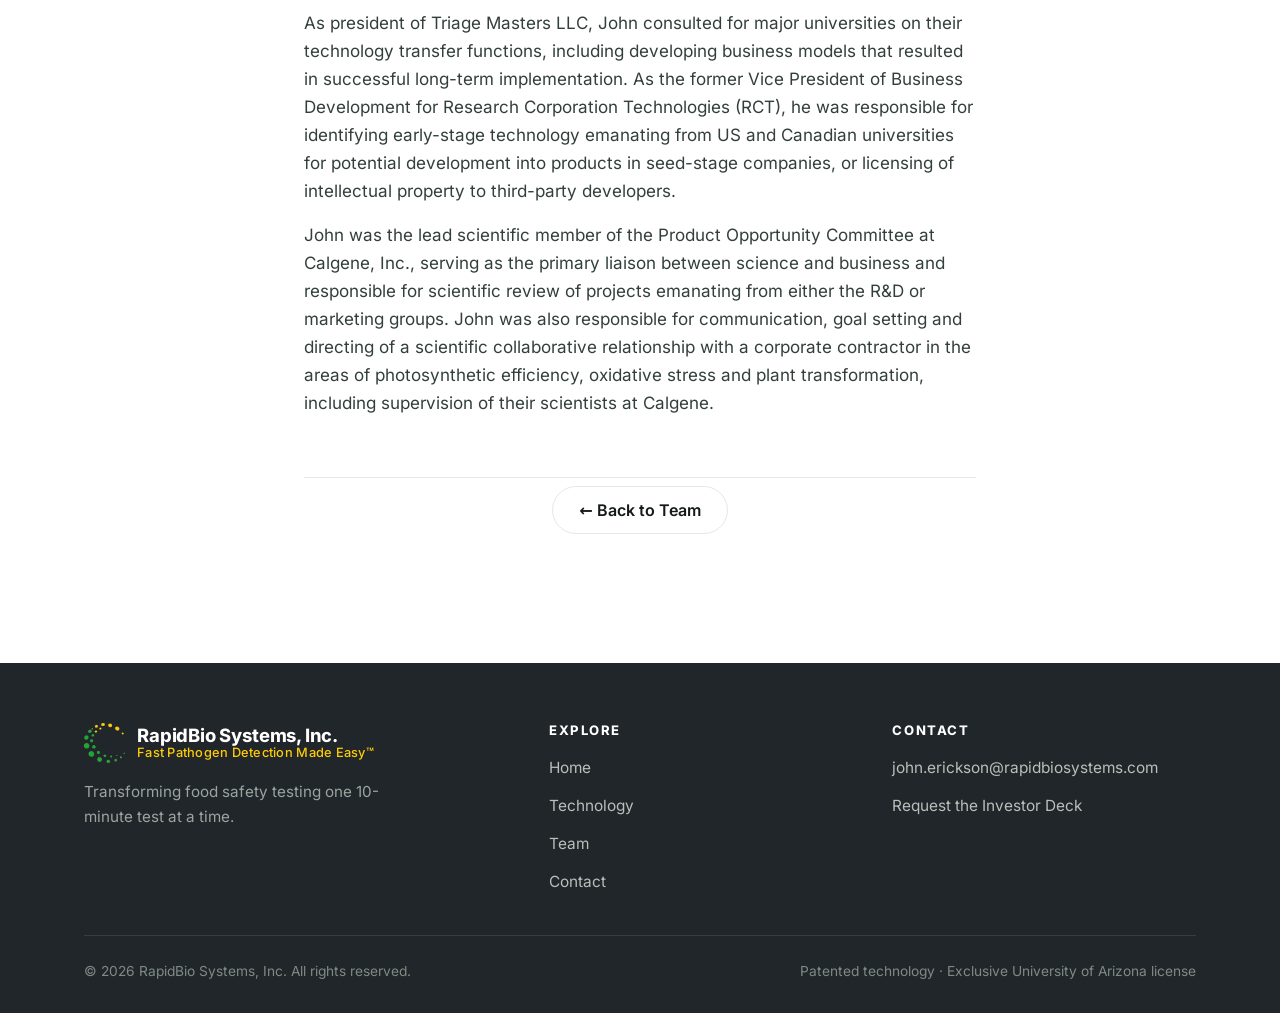
<file: team-bios.html>
<!DOCTYPE html>
<html lang="en">
<head>
  <meta charset="UTF-8" />
  <meta name="viewport" content="width=device-width, initial-scale=1.0" />
  <title>Full Team Bios — RapidBio Systems</title>
  <meta name="description" content="Full biographies for RapidBio Systems' leadership and inventor team." />
  <meta name="robots" content="noindex" />
  <link rel="icon" type="image/png" sizes="64x64" href="assets/favicon-64.png" />
  <link rel="apple-touch-icon" href="assets/apple-touch-icon.png" />
  <link rel="stylesheet" href="css/styles.css" />
</head>
<body>

  <!-- ===== HEADER ===== -->
  <header class="site-header">
    <div class="container nav">
      <a class="nav__brand" href="index.html" aria-label="RapidBio Systems home">
        <img src="assets/logo-nav.png" alt="RapidBio Systems" />
      </a>
      <nav aria-label="Primary">
        <ul class="nav__links" id="nav-links">
          <li><a href="index.html">Home</a></li>
          <li><a href="technology.html">Technology</a></li>
          <li><a href="team.html" class="is-active">Team</a></li>
          <li><a href="contact.html">Contact</a></li>
          <li><a class="btn btn--primary" href="contact.html">Request the Investor Deck</a></li>
        </ul>
      </nav>
      <div class="nav__cta">
        <a class="btn btn--primary" href="contact.html">Request the Investor Deck</a>
        <button class="nav__toggle" aria-label="Open menu" aria-expanded="false" aria-controls="nav-links"><span></span></button>
      </div>
    </div>
  </header>

  <main>
    <!-- ===== PAGE HERO ===== -->
    <section class="section section--mint">
      <div class="container">
        <div class="section-head narrow">
          <span class="eyebrow"><a href="team.html">&larr; Team</a></span>
          <h2 class="mt-0">Full team bios</h2>
          <p class="lead">Extended backgrounds for RapidBio's leadership, board and inventor team.</p>
        </div>
      </div>
    </section>

    <!-- ===== BIOS ===== -->
    <section class="section">
      <div class="container narrow">

        <article class="bio-entry">
          <div class="bio-entry__head">
            <div class="member__photo"><img src="assets/team-erickson.png" alt="Portrait of John Erickson" width="500" height="500" /></div>
            <div>
              <h2 class="mt-0">John Erickson</h2>
              <div class="role">President &amp; CEO</div>
            </div>
          </div>
          <div class="bio-entry__body">
            <p>John is an experienced global healthcare and life sciences executive with CEO and board-level expertise across Fortune 50 corporations, private equity ventures, and start-ups. His broad experiential portfolio, business acumen and global perspective includes strategy development and execution, capital funding, and global commercial deployment utilizing both direct and distribution models. He has led organizational design and cultural change management, and sales force deployment and re-engineering.</p>
            <p>Additionally, John has expansive Point of Care (POC)/Need testing experience, successful joint venture management, corporate partnerships, product licensing agreements, as well as intellectual property strategy, emerging markets, data management and digital health expertise. John holds degrees in Biology, Chemistry, and a Master of Science in Business Management as well as additional graduate level courses in Biochemistry, Toxicology &amp; Endocrinology. In addition, John is trained in Six Sigma &amp; Lean Thinking, ISO 9001, ISO 13485 and cGMP Compliance.</p>
            <p>John has also served on several Boards of Directors and as an Advisor to several organizations, including:</p>
            <ul>
              <li>Board Member — RNA Disease Diagnostics, Inc., ITC Nexus Dx Holding Company, RapidBio Systems, Inc.</li>
              <li>Advisor — U of Pennsylvania Wharton Business School / Tel Aviv University Partnership</li>
              <li>Advisor — Warburg Pincus, California Life Sciences FAST Program</li>
              <li>Advisor &amp; Consultant — Gerson, Lehrman Group, Braile BioMedica, ISENS, GlucoMe</li>
              <li>Society Board Member — International Diabetes Federation, The Diabetes Society of Silicon Valley</li>
            </ul>
          </div>
        </article>

        <article class="bio-entry">
          <div class="bio-entry__head">
            <div class="member__photo"><img src="assets/team-morrison.png" alt="Portrait of Bob Morrison" width="500" height="500" /></div>
            <div>
              <h2 class="mt-0">Bob Morrison</h2>
              <div class="role">Board &amp; Investor</div>
            </div>
          </div>
          <div class="bio-entry__body">
            <p>Bob has been involved in all phases of technology business development. He has a graduate degree in Electrical Engineering from Colorado State University and has spent the majority of his career in administrative, marketing, and entrepreneurial roles in the electronics and software industries. He was a co-founder of Sunquest Information Systems, which became the world's largest developer of hospital laboratory information automation products with annual sales in excess of $350 million.</p>
            <p>Bob was also the Executive Director of the Desert Angels in Tucson, AZ, where he served for 10 years helping to grow its investment portfolio to over $30 million in more than 65 companies. He has taught for many years in the University of Arizona's Eller College of Management's McGuire Center for Entrepreneurship, and has also taught at the University of Maryland's Perdue School of Business on its Salisbury campus. Among Bob's many professional activities are:</p>
            <ul>
              <li>Chairman — The Citizen Advisory Board of the University of Arizona's Bio5 Institute</li>
              <li>Co-Director — University of Arizona's Advanced Technology Transfer Program for the commercialization of life science projects from Mexican government research laboratories</li>
              <li>Advisor — Life science companies seeking ISO 9000 certification</li>
              <li>Board Member — IdeaFunding, an organization assisting early-stage entrepreneurs in their search for funding prior to angel investment; RapidBio Systems, Inc.</li>
            </ul>
          </div>
        </article>

        <article class="bio-entry">
          <div class="bio-entry__head">
            <div class="member__photo"><img src="assets/team-marmis.png" alt="Portrait of Cary Marmis" width="500" height="500" /></div>
            <div>
              <h2 class="mt-0">Cary Marmis</h2>
              <div class="role">Board &amp; Investor</div>
            </div>
          </div>
          <div class="bio-entry__body">
            <p>Cary Marmis is a prominent real estate developer, former military pilot, and philanthropist based in Tucson, Arizona. Cary holds a degree in Biology from the University of Illinois and a graduate degree in Physiology from the University of Michigan.</p>
            <p>Cary's business and philanthropy experience has been broad and successful, alongside an exceptional career in aviation:</p>
            <ul>
              <li><b>Real Estate &amp; Development</b> — As the founder and former CEO of Empire West Companies, he spent decades developing commercial and residential properties across the Western U.S., including thousands of apartment units, shopping centers, and custom homes. In Tucson, he is particularly known for building the prominent Campbell Cliffs estate in the Catalina Foothills.</li>
              <li><b>Military &amp; Volunteer Flying</b> — A former U.S. Air Force fighter pilot, he has continued flying in civilian life, volunteering his time and aircraft for non-profit organizations like Angel Flight West and Veterans Airlift Command to fly patients and veterans for medical treatment.</li>
              <li><b>Community Leadership &amp; Philanthropy</b> — He has served on numerous local and regional boards, including the Pima Air &amp; Space Museum, DM-50 (supporting Davis-Monthan Air Force Base), the Arizona Theatre Company, and local community and charitable foundations.</li>
            </ul>
          </div>
        </article>

        <article class="bio-entry">
          <div class="bio-entry__head">
            <div class="member__photo"><img src="assets/team-yoon.png" alt="Portrait of Professor Yoon" width="500" height="500" /></div>
            <div>
              <h2 class="mt-0">Jeong-Yeol Yoon, PhD</h2>
              <div class="role">Inventor</div>
            </div>
          </div>
          <div class="bio-entry__body">
            <ul>
              <li>Professor of Biomedical Engineering</li>
              <li>Professor of Agricultural &amp; Biosystems Engineering</li>
              <li>Professor, BIO5 Institute</li>
              <li>Professor of Animal and Comparative Biomedical Sciences</li>
              <li>Professor of Chemistry and Biochemistry</li>
              <li>Member of the Graduate Faculty</li>
            </ul>
            <p>Professor Yoon developed the technology for the RapidBio Systems bacterial pathogen detection system.</p>
            <p>Jeong-Yeol Yoon received his BS, MS and PhD degrees in chemical engineering from Yonsei University, Seoul (South Korea) in 1992, 1994 and 1999, respectively, under the guidance of Woo-Sik Kim, in collaboration with Jung-Hyun Kim, where he worked primarily on polymer colloids. He received his second PhD degree in biomedical engineering from the University of California, Los Angeles in 2004, working on lab-on-a-chip and biomaterials, under the guidance of Robin L. Garrell.</p>
            <p>He joined the Department of Agricultural &amp; Biosystems Engineering faculty in August 2004 and holds a joint appointment in the School of Animal &amp; Comparative Biomedical Sciences, Department of Biomedical Engineering and BIO5 Institute at The University of Arizona, where he currently directs the Biosensors Lab. Dr. Yoon is a member of IBE, ASABE and SPIE, and was Councilor-at-Large for IBE for the 2010 and 2011 calendar years. He was elected president-elect of IBE in 2014, served as president in 2015, and as immediate past president in 2016. He currently serves as editor-in-chief for the Journal of Biological Engineering (IBE) and as an associate editor and editorial board member for ASABE journals.</p>
          </div>
        </article>

        <article class="bio-entry">
          <div class="bio-entry__head">
            <div class="member__photo"><img src="assets/team-perchorowicz.png" alt="Portrait of John Perchorowicz" width="500" height="500" /></div>
            <div>
              <h2 class="mt-0">John T. Perchorowicz, PhD, RTTP</h2>
              <div class="role">Technical Consultant &amp; Investor</div>
            </div>
          </div>
          <div class="bio-entry__body">
            <p>John led the RapidBio Systems Minimum Viable Product prototype instrument development team.</p>
            <p>As president of Triage Masters LLC, John consulted for major universities on their technology transfer functions, including developing business models that resulted in successful long-term implementation. As the former Vice President of Business Development for Research Corporation Technologies (RCT), he was responsible for identifying early-stage technology emanating from US and Canadian universities for potential development into products in seed-stage companies, or licensing of intellectual property to third-party developers.</p>
            <p>John was the lead scientific member of the Product Opportunity Committee at Calgene, Inc., serving as the primary liaison between science and business and responsible for scientific review of projects emanating from either the R&amp;D or marketing groups. John was also responsible for communication, goal setting and directing of a scientific collaborative relationship with a corporate contractor in the areas of photosynthetic efficiency, oxidative stress and plant transformation, including supervision of their scientists at Calgene.</p>
          </div>
        </article>

        <div class="hero__actions" style="justify-content:center; margin-top:8px">
          <a class="btn btn--ghost" href="team.html">&larr; Back to Team</a>
        </div>

      </div>
    </section>
  </main>

  <!-- ===== FOOTER ===== -->
  <footer class="site-footer">
    <div class="container">
      <div class="footer__top">
        <div>
          <div class="footer__brand">
            <img src="assets/logo-mark.png" alt="" />
            <div class="footer__wordmark">RapidBio Systems, Inc.<span>Fast Pathogen Detection Made Easy™</span></div>
          </div>
          <p class="footer__tag">Transforming food safety testing one 10-minute test at a time.</p>
        </div>
        <div class="footer__col">
          <h4>Explore</h4>
          <ul>
            <li><a href="index.html">Home</a></li>
            <li><a href="technology.html">Technology</a></li>
            <li><a href="team.html">Team</a></li>
            <li><a href="contact.html">Contact</a></li>
          </ul>
        </div>
        <div class="footer__col">
          <h4>Contact</h4>
          <ul>
            <li><a href="mailto:john.erickson@rapidbiosystems.com">john.erickson@rapidbiosystems.com</a></li>
            <li><a href="contact.html">Request the Investor Deck</a></li>
          </ul>
        </div>
      </div>
      <div class="footer__bottom">
        <span>© 2026 RapidBio Systems, Inc. All rights reserved.</span>
        <span>Patented technology · Exclusive University of Arizona license</span>
      </div>
    </div>
  </footer>

  <script src="js/nav.js"></script>
</body>
</html>
</file>
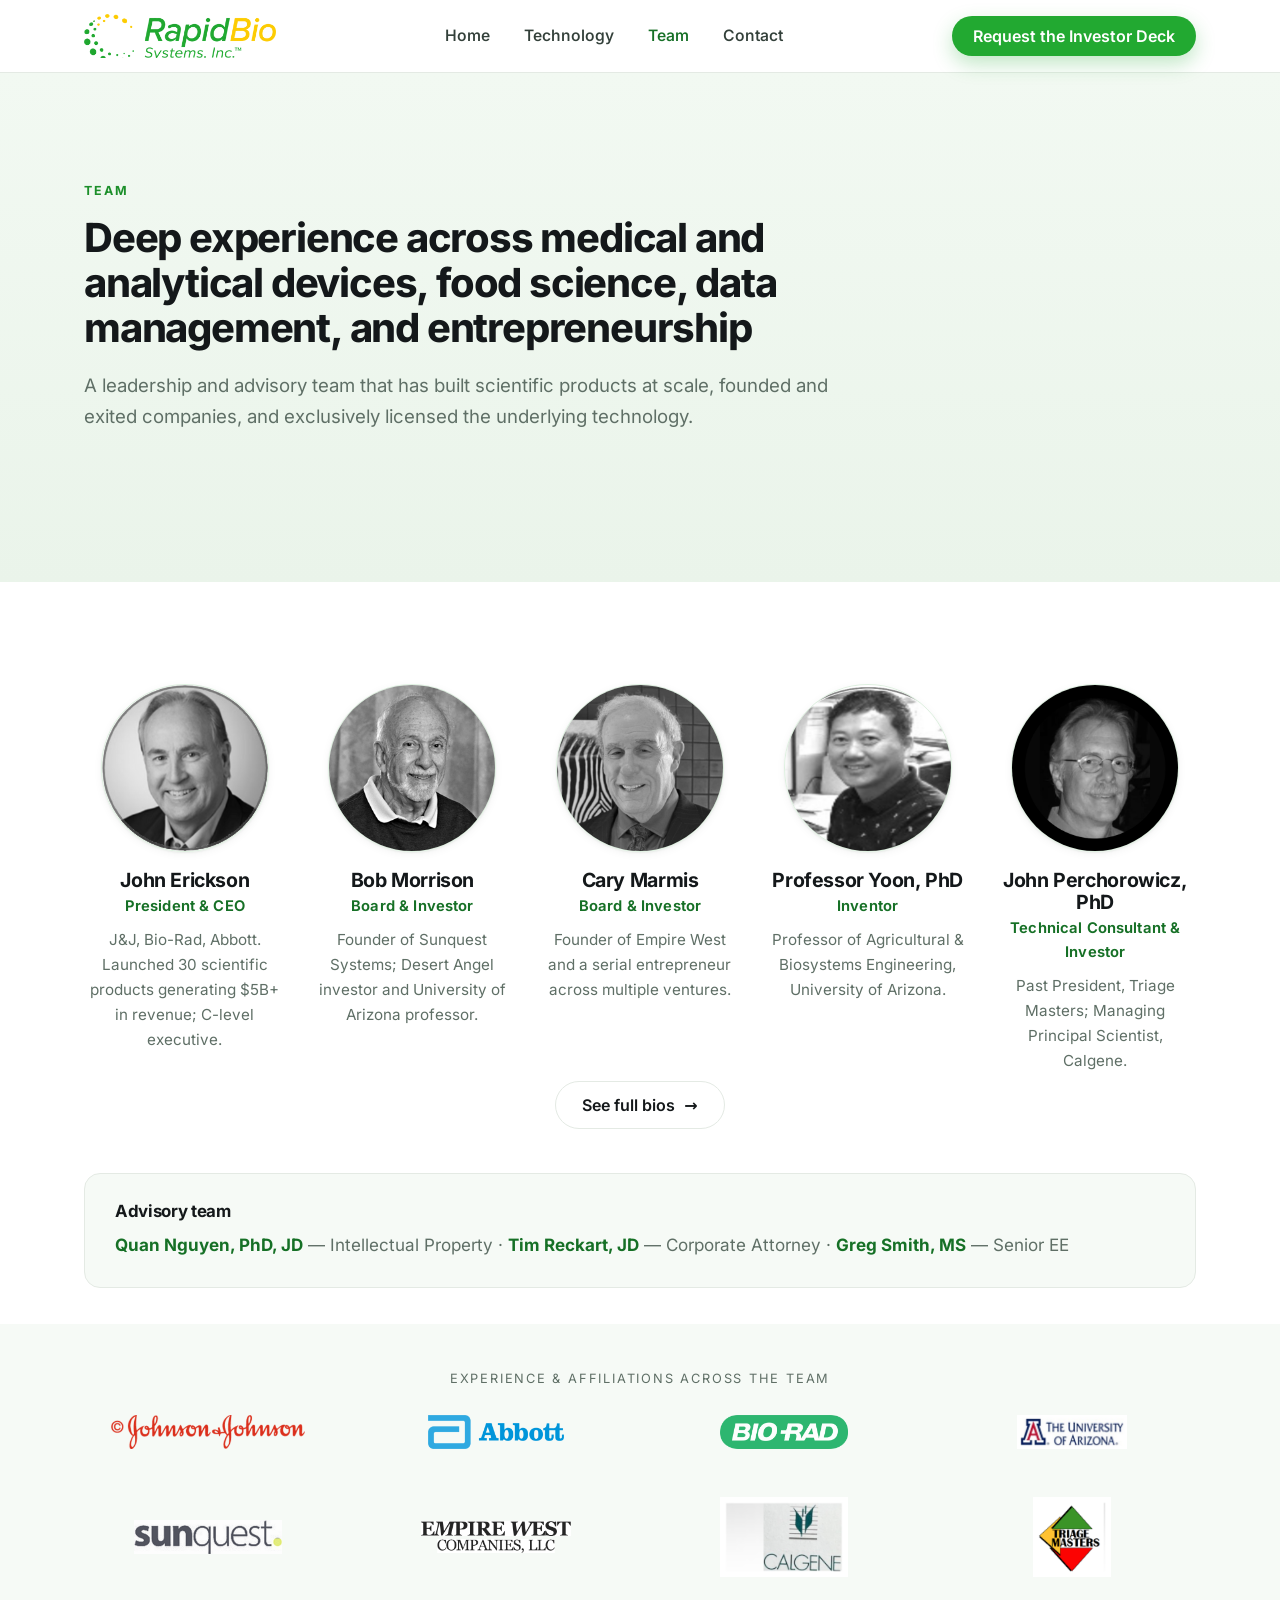
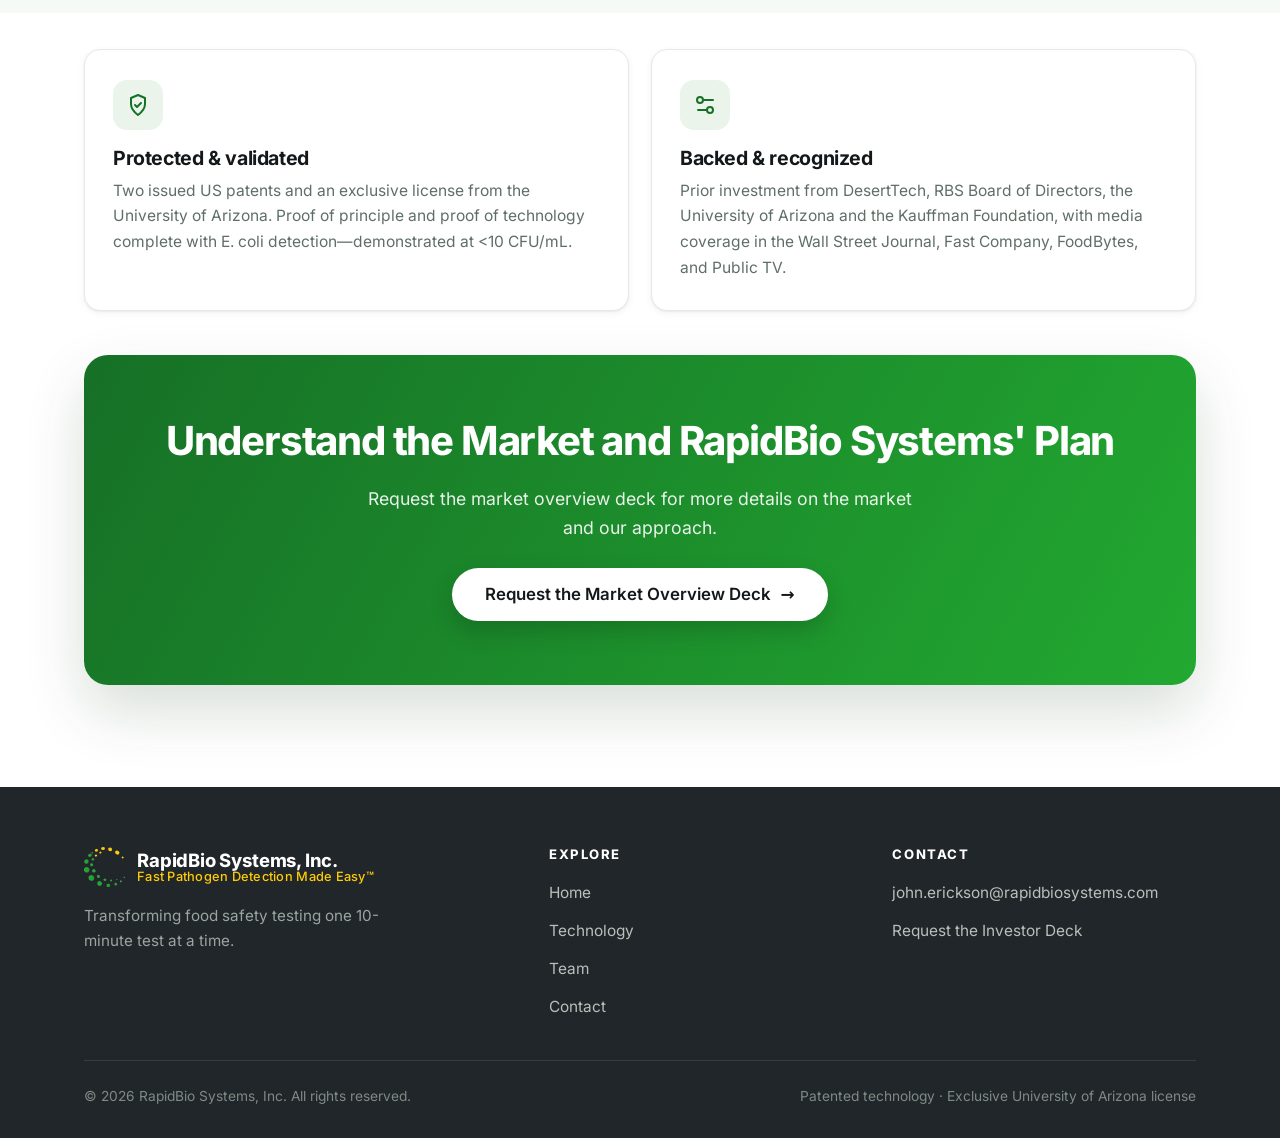
<file: team.html>
<!DOCTYPE html>
<html lang="en">
<head>
  <meta charset="UTF-8" />
  <meta name="viewport" content="width=device-width, initial-scale=1.0" />
  <title>Team — RapidBio Systems</title>
  <meta name="description" content="RapidBio's team brings deep experience across medical and analytical devices, food science, data management and entrepreneurship — backed by patented technology and an exclusive University of Arizona license." />
  <link rel="canonical" href="https://rapidbiosystems.com/team" />

  <meta property="og:type" content="website" />
  <meta property="og:site_name" content="RapidBio Systems" />
  <meta property="og:url" content="https://rapidbiosystems.com/team" />
  <meta property="og:title" content="Team — RapidBio Systems" />
  <meta property="og:description" content="RapidBio's team brings deep experience across medical and analytical devices, food science, data management and entrepreneurship — backed by patented technology and an exclusive University of Arizona license." />
  <meta property="og:image" content="https://rapidbiosystems.com/assets/product-hero.png" />
  <meta name="twitter:card" content="summary_large_image" />
  <meta name="twitter:title" content="Team — RapidBio Systems" />
  <meta name="twitter:description" content="RapidBio's team brings deep experience across medical and analytical devices, food science, data management and entrepreneurship — backed by patented technology and an exclusive University of Arizona license." />
  <meta name="twitter:image" content="https://rapidbiosystems.com/assets/product-hero.png" />

  <link rel="icon" type="image/png" sizes="64x64" href="assets/favicon-64.png" />
  <link rel="apple-touch-icon" href="assets/apple-touch-icon.png" />
  <link rel="stylesheet" href="css/styles.css" />
  <script type="application/ld+json">
  {
    "@context": "https://schema.org",
    "@type": "Organization",
    "name": "RapidBio Systems, Inc.",
    "url": "https://rapidbiosystems.com/",
    "logo": "https://rapidbiosystems.com/assets/logo.png",
    "description": "Portable, handheld pathogen detection for food safety — results in about 10 minutes, no lab required.",
    "email": "john.erickson@rapidbiosystems.com"
  }
  </script>
</head>
<body>

  <!-- ===== HEADER ===== -->
  <header class="site-header">
    <div class="container nav">
      <a class="nav__brand" href="index.html" aria-label="RapidBio Systems home">
        <img src="assets/logo-nav.png" alt="RapidBio Systems" />
      </a>
      <nav aria-label="Primary">
        <ul class="nav__links" id="nav-links">
          <li><a href="index.html">Home</a></li>
          <li><a href="technology.html">Technology</a></li>
          <li><a href="team.html" class="is-active">Team</a></li>
          <li><a href="contact.html">Contact</a></li>
          <li><a class="btn btn--primary" href="contact.html">Request the Investor Deck</a></li>
        </ul>
      </nav>
      <div class="nav__cta">
        <a class="btn btn--primary" href="contact.html">Request the Investor Deck</a>
        <button class="nav__toggle" aria-label="Open menu" aria-expanded="false" aria-controls="nav-links"><span></span></button>
      </div>
    </div>
  </header>

  <main>
    <!-- ===== PAGE HERO ===== -->
    <section class="section section--mint">
      <div class="container">
        <div class="section-head narrow">
          <span class="eyebrow">Team</span>
          <h2 class="mt-0">Deep experience across medical and analytical devices, food science, data management, and entrepreneurship</h2>
          <p class="lead">A leadership and advisory team that has built scientific products at scale, founded and exited companies, and exclusively licensed the underlying technology.</p>
        </div>
      </div>
    </section>

    <!-- ===== LEADERSHIP ===== -->
    <section class="section section--tight-bottom">
      <div class="container">
        <div class="team-grid">
          <div class="member">
            <div class="member__photo"><img src="assets/team-erickson.png" alt="Portrait of John Erickson" width="500" height="500" /></div>
            <h3>John Erickson</h3>
            <div class="role">President &amp; CEO</div>
            <p>J&amp;J, Bio-Rad, Abbott. <br/> Launched 30 scientific products generating $5B+ in revenue; C-level executive.</p>
          </div>
          <div class="member">
            <div class="member__photo"><img src="assets/team-morrison.png" alt="Portrait of Bob Morrison" width="500" height="500" /></div>
            <h3>Bob Morrison</h3>
            <div class="role">Board &amp; Investor</div>
            <p>Founder of Sunquest Systems; Desert Angel investor and University of Arizona professor.</p>
          </div>
          <div class="member">
            <div class="member__photo"><img src="assets/team-marmis.png" alt="Portrait of Cary Marmis" width="500" height="500" /></div>
            <h3>Cary Marmis</h3>
            <div class="role">Board &amp; Investor</div>
            <p>Founder of Empire West and a serial entrepreneur across multiple ventures.</p>
          </div>
          <div class="member">
            <div class="member__photo"><img src="assets/team-yoon.png" alt="Portrait of Professor Yoon" width="500" height="500" /></div>
            <h3>Professor Yoon, PhD</h3>
            <div class="role">Inventor</div>
            <p>Professor of Agricultural &amp; Biosystems Engineering, University of Arizona.</p>
          </div>
          <div class="member">
            <div class="member__photo"><img src="assets/team-perchorowicz.png" alt="Portrait of John Perchorowicz" width="500" height="500" /></div>
            <h3>John Perchorowicz, PhD</h3>
            <div class="role">Technical Consultant &amp; Investor</div>
            <p>Past President, Triage Masters; Managing Principal Scientist, Calgene.</p>
          </div>
        </div>

        <div class="hero__actions" style="justify-content:center; margin-top:8px">
          <a class="btn btn--ghost" href="team-bios.html">See full bios <span class="arrow" aria-hidden="true">→</span></a>
        </div>

        <div class="advisory">
          <h3>Advisory team</h3>
          <p><b>Quan Nguyen, PhD, JD</b> — Intellectual Property · <b>Tim Reckart, JD</b> — Corporate Attorney · <b>Greg Smith, MS</b> — Senior EE</p>
        </div>
      </div>
    </section>

    <!-- ===== CREDENTIAL LOGOS ===== -->
    <section class="section section--tint section--tight">
      <div class="container">
        <div class="partners">
          <p class="partners__label">Experience &amp; affiliations across the team</p>
          <div class="partners__row">
            <img src="assets/partner-jnj.png" alt="Johnson &amp; Johnson" />
            <img src="assets/partner-abbott.png" alt="Abbott" />
            <img src="assets/partner-biorad.png" alt="Bio-Rad" />
            <img src="assets/partner-uarizona.png" alt="The University of Arizona" />
            <img src="assets/partner-sunquest.png" alt="Sunquest" />
            <img class="logo-empirewest" src="assets/partner-empirewest.png" alt="Empire West Companies" />
            <img class="logo-compact" src="assets/partner-calgene.png" alt="Calgene" />
            <img class="logo-compact" src="assets/partner-triagemasters.png" alt="Triage Masters" />
          </div>
        </div>
      </div>
    </section>

    <!-- ===== CREDIBILITY / CTA ===== -->
    <section class="section section--tight-top">
      <div class="container">
        <div class="grid-2" style="align-items:stretch; margin-bottom:44px">
          <div class="card">
            <div class="icon-badge" aria-hidden="true">
              <svg width="24" height="24" viewBox="0 0 24 24" fill="none" stroke="currentColor" stroke-width="2" stroke-linecap="round" stroke-linejoin="round"><path d="M12 2l7 3v6c0 4.5-3 8-7 11-4-3-7-6.5-7-11V5z"/><path d="M9 12l2 2 4-4"/></svg>
            </div>
            <h3>Protected &amp; validated</h3>
            <p>Two issued US patents and an exclusive license from the University of Arizona. Proof of principle and proof of technology complete with E.&nbsp;coli detection—demonstrated at &lt;10&nbsp;CFU/mL.</p>
          </div>
          <div class="card">
            <div class="icon-badge" aria-hidden="true">
              <svg width="24" height="24" viewBox="0 0 24 24" fill="none" stroke="currentColor" stroke-width="2" stroke-linecap="round" stroke-linejoin="round"><path d="M20 7h-9M14 17H5"/><circle cx="7" cy="7" r="3"/><circle cx="17" cy="17" r="3"/></svg>
            </div>
            <h3>Backed &amp; recognized</h3>
            <p>Prior investment from DesertTech, RBS Board of Directors, the University of Arizona and the Kauffman Foundation, with media coverage in the Wall Street Journal, Fast Company, FoodBytes, and Public TV.</p>
          </div>
        </div>

        <div class="cta-band">
          <h2>Understand the Market and RapidBio Systems' Plan</h2>
          <p>Request the market overview deck for more details on the market and our approach.</p>
          <a class="btn btn--onDark btn--lg" href="contact.html">Request the Market Overview Deck <span class="arrow" aria-hidden="true">→</span></a>
        </div>
      </div>
    </section>
  </main>

  <!-- ===== FOOTER ===== -->
  <footer class="site-footer">
    <div class="container">
      <div class="footer__top">
        <div>
          <div class="footer__brand">
            <img src="assets/logo-mark.png" alt="" />
            <div class="footer__wordmark">RapidBio Systems, Inc.<span>Fast Pathogen Detection Made Easy™</span></div>
          </div>
          <p class="footer__tag">Transforming food safety testing one 10-minute test at a time.</p>
        </div>
        <div class="footer__col">
          <h4>Explore</h4>
          <ul>
            <li><a href="index.html">Home</a></li>
            <li><a href="technology.html">Technology</a></li>
            <li><a href="team.html">Team</a></li>
            <li><a href="contact.html">Contact</a></li>
          </ul>
        </div>
        <div class="footer__col">
          <h4>Contact</h4>
          <ul>
            <li><a href="mailto:john.erickson@rapidbiosystems.com">john.erickson@rapidbiosystems.com</a></li>
            <li><a href="contact.html">Request the Investor Deck</a></li>
          </ul>
        </div>
      </div>
      <div class="footer__bottom">
        <span>© 2026 RapidBio Systems, Inc. All rights reserved.</span>
        <span>Patented technology · Exclusive University of Arizona license</span>
      </div>
    </div>
  </footer>

  <script src="js/nav.js"></script>
</body>
</html>
</file>
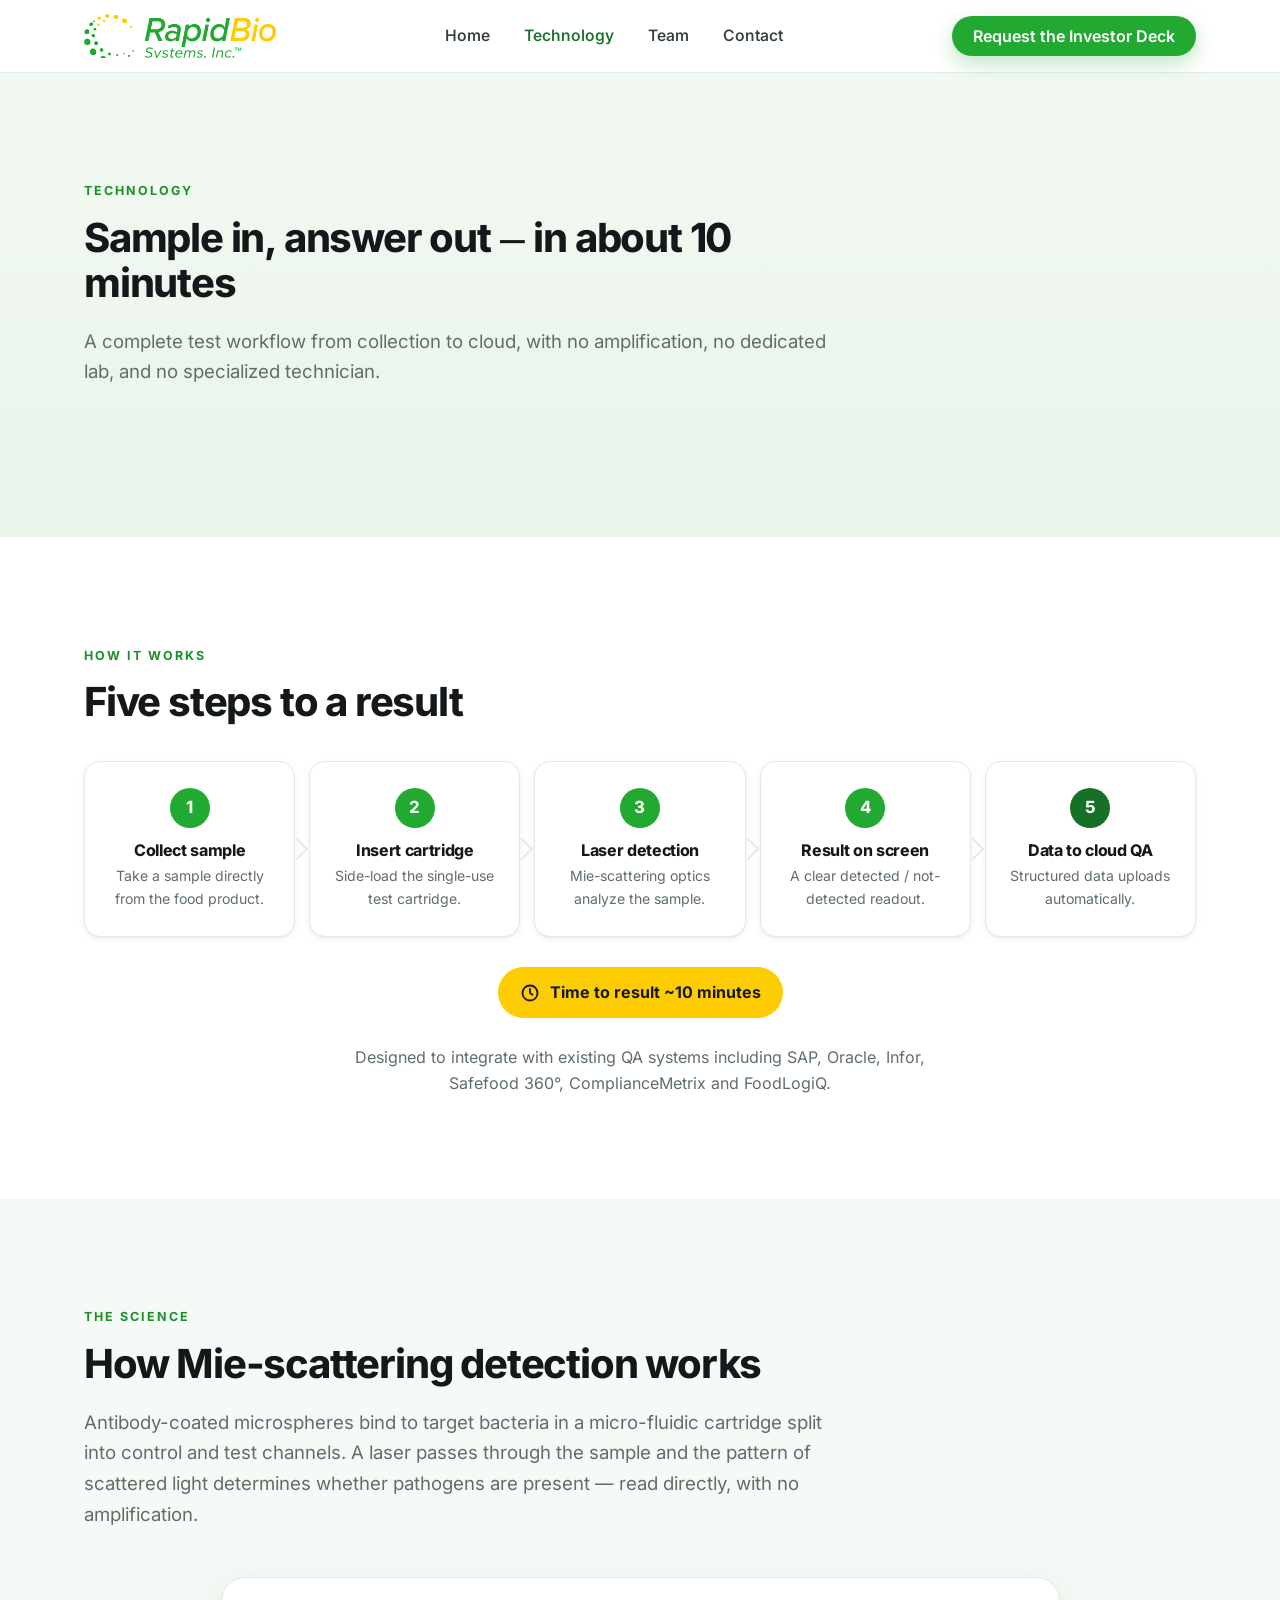
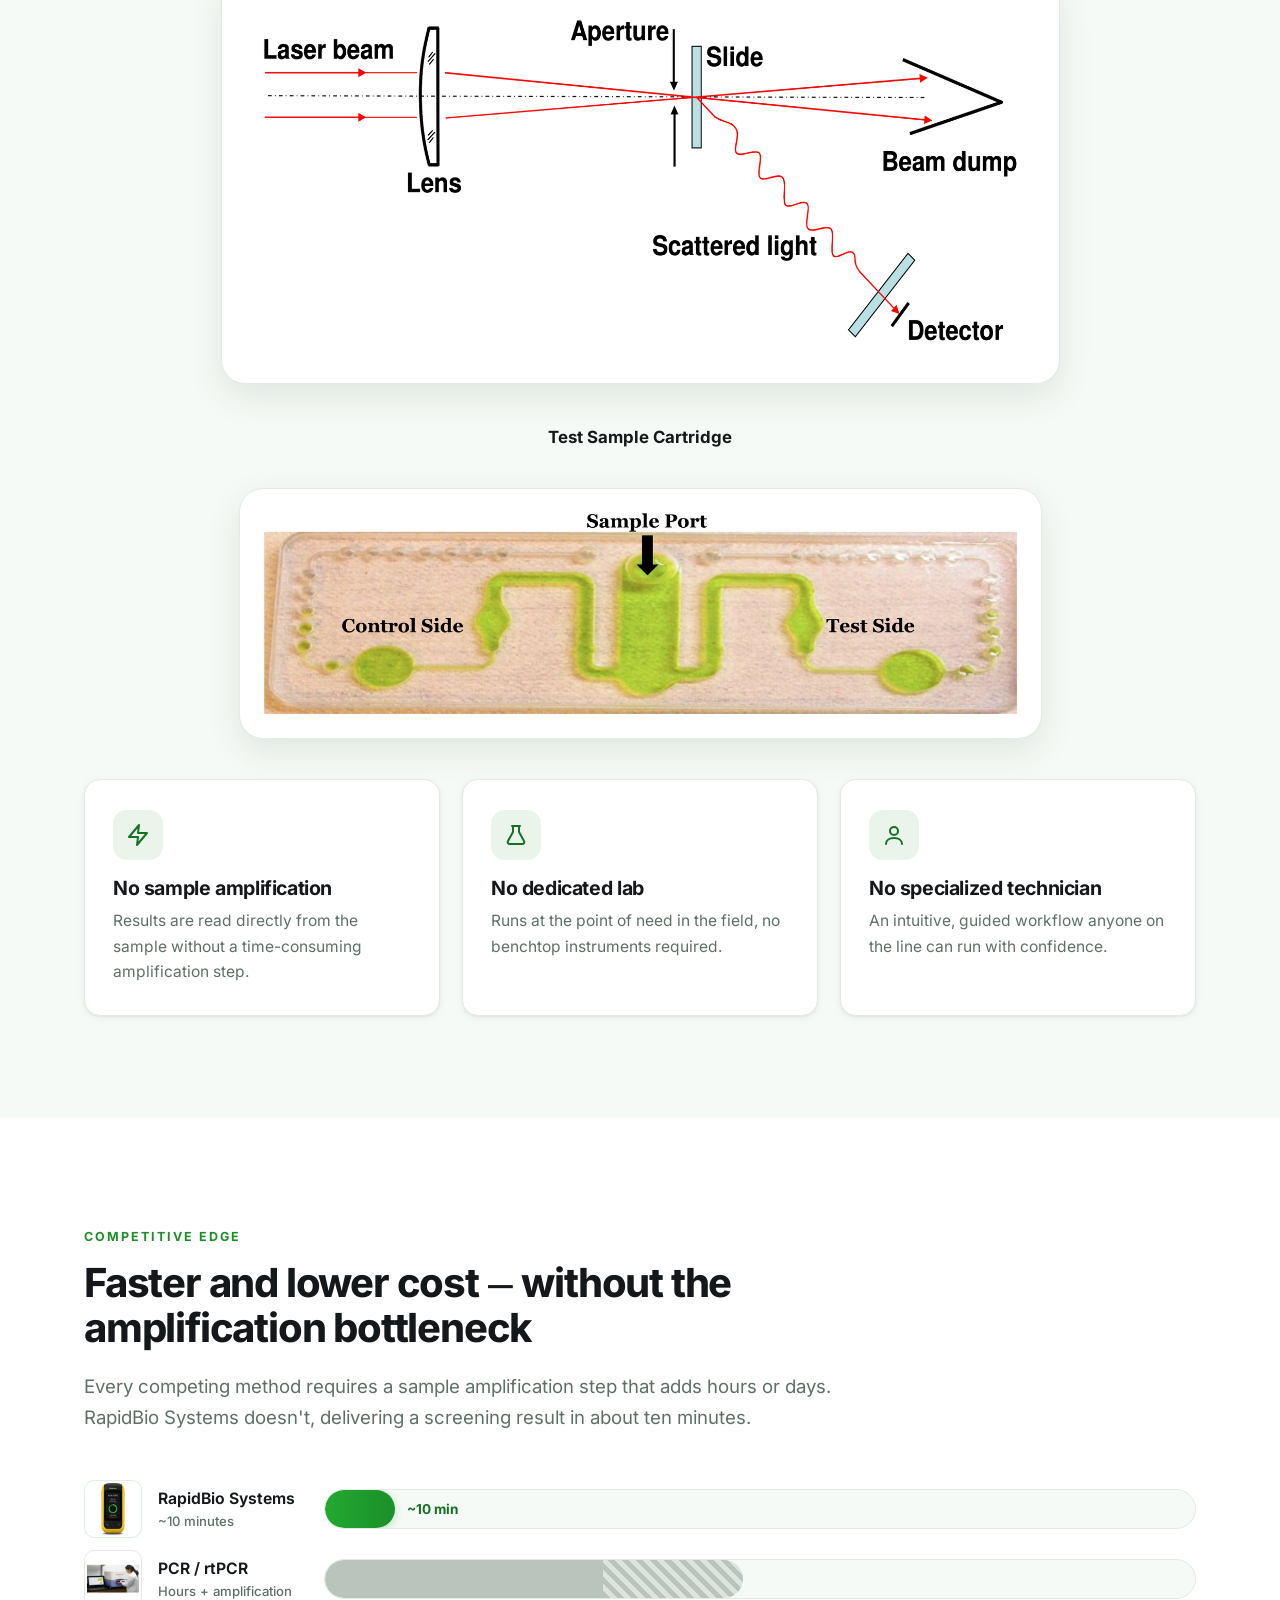
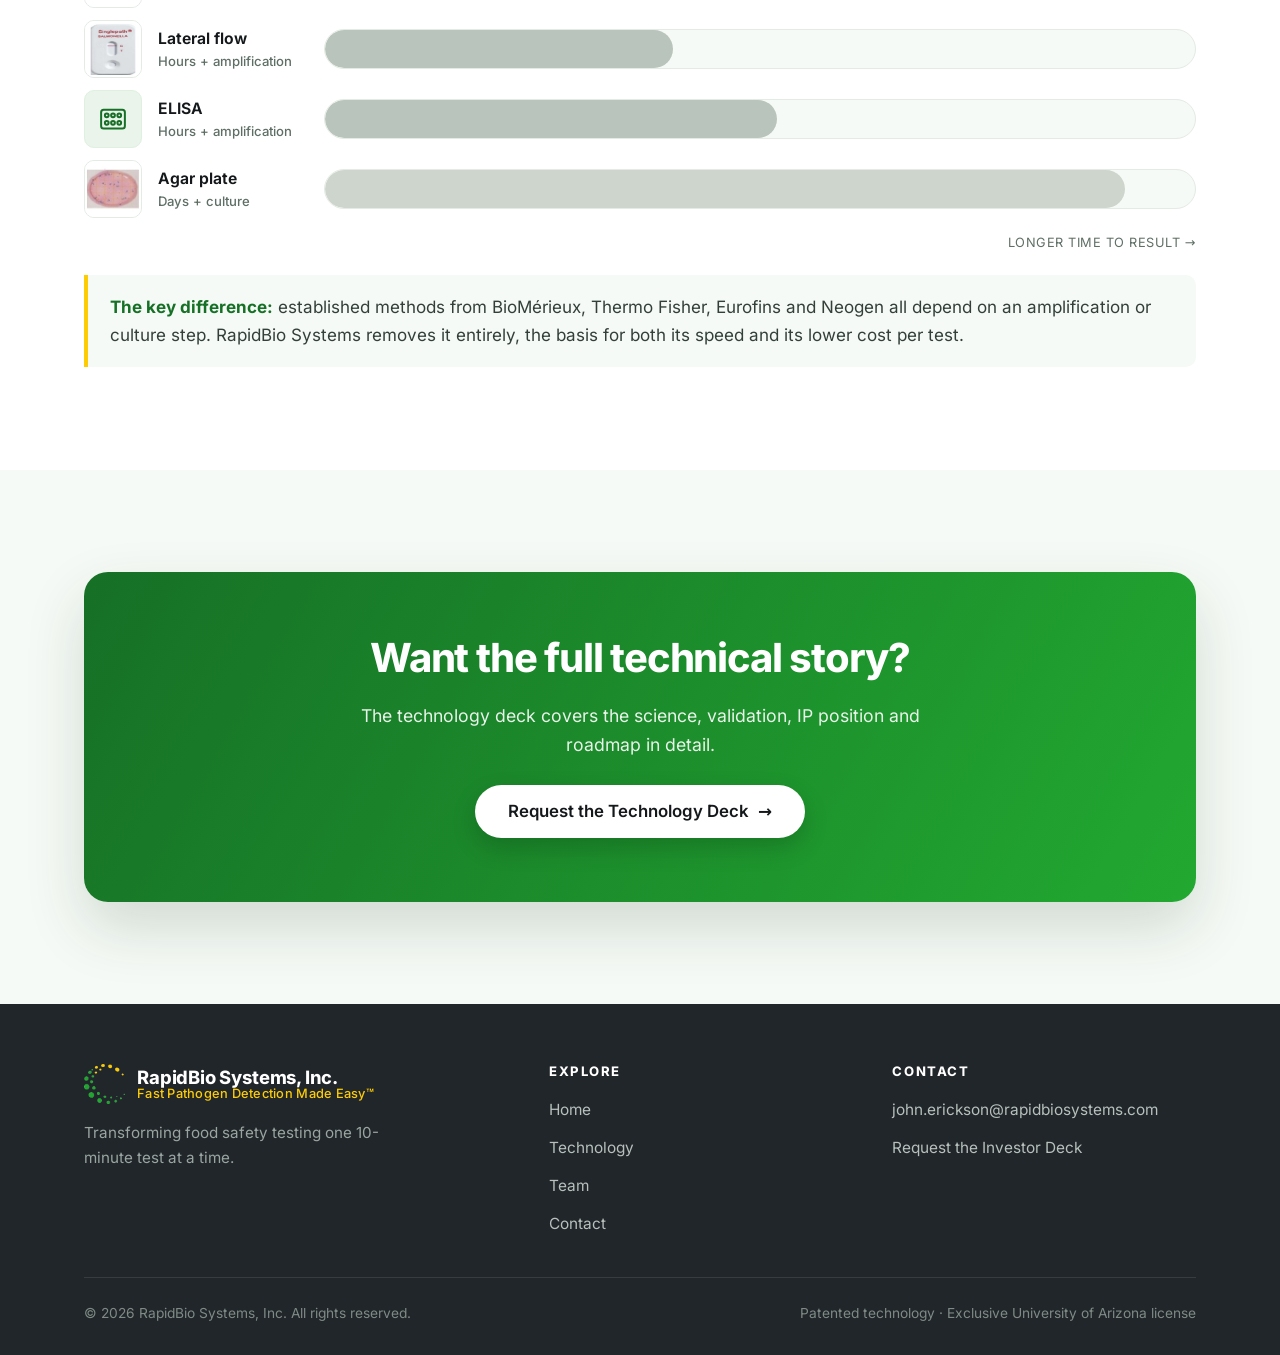
<file: technology.html>
<!DOCTYPE html>
<html lang="en">
<head>
  <meta charset="UTF-8" />
  <meta name="viewport" content="width=device-width, initial-scale=1.0" />
  <title>Technology — Mie-Scattering Pathogen Detection | RapidBio Systems</title>
  <meta name="description" content="Patented technology for food borne bacterial pathogens deploying six integrated technologies including laser based Mie scattering and antibody antigen binding, resulting in PCR-like results in 10 minutes. No amplification required saving time and money." />
  <link rel="canonical" href="https://rapidbiosystems.com/technology" />

  <meta property="og:type" content="website" />
  <meta property="og:site_name" content="RapidBio Systems" />
  <meta property="og:url" content="https://rapidbiosystems.com/technology" />
  <meta property="og:title" content="Technology — Mie-Scattering Pathogen Detection | RapidBio Systems" />
  <meta property="og:description" content="Patented technology for food borne bacterial pathogens deploying six integrated technologies including laser based Mie scattering and antibody antigen binding, resulting in PCR-like results in 10 minutes. No amplification required saving time and money." />
  <meta property="og:image" content="https://rapidbiosystems.com/assets/product-hero.png" />
  <meta name="twitter:card" content="summary_large_image" />
  <meta name="twitter:title" content="Technology — Mie-Scattering Pathogen Detection | RapidBio Systems" />
  <meta name="twitter:description" content="Patented technology for food borne bacterial pathogens deploying six integrated technologies including laser based Mie scattering and antibody antigen binding, resulting in PCR-like results in 10 minutes. No amplification required saving time and money." />
  <meta name="twitter:image" content="https://rapidbiosystems.com/assets/product-hero.png" />

  <link rel="icon" type="image/png" sizes="64x64" href="assets/favicon-64.png" />
  <link rel="apple-touch-icon" href="assets/apple-touch-icon.png" />
  <link rel="stylesheet" href="css/styles.css" />
  <script type="application/ld+json">
  {
    "@context": "https://schema.org",
    "@type": "Organization",
    "name": "RapidBio Systems, Inc.",
    "url": "https://rapidbiosystems.com/",
    "logo": "https://rapidbiosystems.com/assets/logo.png",
    "description": "Portable, handheld pathogen detection for food safety — results in about 10 minutes, no lab required.",
    "email": "john.erickson@rapidbiosystems.com"
  }
  </script>
</head>
<body>

  <!-- ===== HEADER ===== -->
  <header class="site-header">
    <div class="container nav">
      <a class="nav__brand" href="index.html" aria-label="RapidBio Systems home">
        <img src="assets/logo-nav.png" alt="RapidBio Systems" />
      </a>
      <nav aria-label="Primary">
        <ul class="nav__links" id="nav-links">
          <li><a href="index.html">Home</a></li>
          <li><a href="technology.html" class="is-active">Technology</a></li>
          <li><a href="team.html">Team</a></li>
          <li><a href="contact.html">Contact</a></li>
          <li><a class="btn btn--primary" href="contact.html">Request the Investor Deck</a></li>
        </ul>
      </nav>
      <div class="nav__cta">
        <a class="btn btn--primary" href="contact.html">Request the Investor Deck</a>
        <button class="nav__toggle" aria-label="Open menu" aria-expanded="false" aria-controls="nav-links"><span></span></button>
      </div>
    </div>
  </header>

  <main>
    <!-- ===== PAGE HERO ===== -->
    <section class="section section--mint">
      <div class="container">
        <div class="section-head narrow">
          <span class="eyebrow">Technology</span>
          <h2 class="mt-0">Sample in, answer out <span class="mdash">—</span> in about 10 minutes</h2>
          <p class="lead">A complete test workflow from collection to cloud, with no amplification, no dedicated lab, and no specialized technician.</p>
        </div>
      </div>
    </section>

    <!-- ===== HOW IT WORKS ===== -->
    <section class="section" id="workflow">
      <div class="container">
        <span class="eyebrow">How it works</span>
        <h2>Five steps to a result</h2>
        <div class="steps" style="margin-top:36px">
          <div class="step">
            <div class="step__n">1</div>
            <h4>Collect sample</h4>
            <p>Take a sample directly from the food product.</p>
          </div>
          <div class="step">
            <div class="step__n">2</div>
            <h4>Insert cartridge</h4>
            <p>Side-load the single-use test cartridge.</p>
          </div>
          <div class="step">
            <div class="step__n">3</div>
            <h4>Laser detection</h4>
            <p>Mie-scattering optics analyze the sample.</p>
          </div>
          <div class="step">
            <div class="step__n">4</div>
            <h4>Result on screen</h4>
            <p>A clear detected / not-detected readout.</p>
          </div>
          <div class="step">
            <div class="step__n">5</div>
            <h4>Data to cloud QA</h4>
            <p>Structured data uploads automatically.</p>
          </div>
        </div>
        <div style="text-align:center">
          <span class="ttr-badge">
            <svg width="20" height="20" viewBox="0 0 24 24" fill="none" stroke="currentColor" stroke-width="2.2" stroke-linecap="round" stroke-linejoin="round"><circle cx="12" cy="12" r="9"/><path d="M12 7v5l3 2"/></svg>
            Time to result ~10 minutes
          </span>
        </div>
        <p class="lead" style="text-align:center; max-width:640px; margin:26px auto 0; font-size:1rem">Designed to integrate with existing QA systems including SAP, Oracle, Infor, Safefood&nbsp;360°, ComplianceMetrix and FoodLogiQ.</p>
      </div>
    </section>

    <!-- ===== THE SCIENCE ===== -->
    <section class="section section--tint" id="science">
      <div class="container">
        <div class="section-head" style="max-width:760px">
          <span class="eyebrow">The science</span>
          <h2 class="mt-0">How Mie-scattering detection works</h2>
          <p class="lead">Antibody-coated microspheres bind to target bacteria in a micro-fluidic cartridge split into control and test channels. A laser passes through the sample and the pattern of scattered light determines whether pathogens are present — read directly, with no amplification.</p>
        </div>

        <div class="diagram-panel">
          <img src="assets/tech-diagram.png" alt="Diagram of Mie-scattering detection: a laser beam passes through a lens and aperture to a sample slide; scattered light is captured by a detector while the main beam continues to a beam dump" width="1500" />
        </div>
        <p class="diagram-hint">Swipe to see the full diagram →</p>

        <p class="panel-label">Test Sample Cartridge</p>
        <div class="photo-panel photo-panel--center">
          <img src="assets/cartridge-detail.jpg" alt="Close-up of the RapidBio micro-fluidic test cartridge, with the sample port at the center feeding dyed fluid into the control-side and test-side channels" width="1400" height="401" loading="lazy" />
        </div>

        <div class="grid-3" style="margin-top:40px">
          <div class="card">
            <div class="icon-badge" aria-hidden="true"><svg width="24" height="24" viewBox="0 0 24 24" fill="none" stroke="currentColor" stroke-width="2" stroke-linecap="round" stroke-linejoin="round"><path d="M13 2 3 14h9l-1 8 10-12h-9l1-8z"/></svg></div>
            <h3>No sample amplification</h3>
            <p>Results are read directly from the sample without a time-consuming amplification step.</p>
          </div>
          <div class="card">
            <div class="icon-badge" aria-hidden="true"><svg width="24" height="24" viewBox="0 0 24 24" fill="none" stroke="currentColor" stroke-width="2" stroke-linecap="round" stroke-linejoin="round"><path d="M9 3v6l-5 9a2 2 0 0 0 2 3h12a2 2 0 0 0 2-3l-5-9V3"/><path d="M8 3h8"/></svg></div>
            <h3>No dedicated lab</h3>
            <p>Runs at the point of need in the field, no benchtop instruments required.</p>
          </div>
          <div class="card">
            <div class="icon-badge" aria-hidden="true"><svg width="24" height="24" viewBox="0 0 24 24" fill="none" stroke="currentColor" stroke-width="2" stroke-linecap="round" stroke-linejoin="round"><circle cx="12" cy="8" r="4"/><path d="M4 21c0-4 3.6-6 8-6s8 2 8 6"/></svg></div>
            <h3>No specialized technician</h3>
            <p>An intuitive, guided workflow anyone on the line can run with confidence.</p>
          </div>
        </div>
      </div>
    </section>

    <!-- ===== COMPETITIVE EDGE ===== -->
    <section class="section" id="advantage">
      <div class="container">
        <div class="section-head">
          <span class="eyebrow">Competitive edge</span>
          <h2>Faster and lower cost <span class="mdash">—</span> without the amplification bottleneck</h2>
          <p class="lead">Every competing method requires a sample amplification step that adds hours or days. RapidBio Systems doesn't, delivering a screening result in about ten minutes.</p>
        </div>

        <div class="compare">
          <div class="compare__row compare__row--us">
            <div class="compare__thumb"><img src="assets/m-rapidbio.jpg" alt="" width="160" height="160" loading="lazy" /></div>
            <div class="compare__label">RapidBio Systems<small>~10 minutes</small></div>
            <div class="compare__track"><span class="compare__bar compare__bar--us" style="width:8%"></span><span class="compare__cap">~10 min</span></div>
          </div>
          <div class="compare__row">
            <div class="compare__thumb"><img src="assets/m-pcr.jpg" alt="Technician operating a benchtop PCR analyzer in a lab" width="160" height="160" loading="lazy" /></div>
            <div class="compare__label">PCR / rtPCR<small>Hours + amplification</small></div>
            <div class="compare__track">
              <span class="compare__bar compare__bar--slow compare__bar--seg-start" style="width:32%"></span>
              <span class="compare__bar compare__bar--range compare__bar--seg-end" style="width:16%"></span>
            </div>
          </div>
          <div class="compare__row">
            <div class="compare__thumb"><img src="assets/m-lfa.jpg" alt="Lateral-flow antibody test strip" width="160" height="160" loading="lazy" /></div>
            <div class="compare__label">Lateral flow<small>Hours + amplification</small></div>
            <div class="compare__track"><span class="compare__bar compare__bar--slow" style="width:40%"></span></div>
          </div>
          <div class="compare__row">
            <div class="compare__thumb compare__thumb--icon" aria-hidden="true">
              <svg width="30" height="30" viewBox="0 0 24 24" fill="none" stroke="currentColor" stroke-width="1.6"><rect x="2.5" y="4.5" width="19" height="15" rx="2"/><circle cx="7" cy="9" r="1.5"/><circle cx="12" cy="9" r="1.5"/><circle cx="17" cy="9" r="1.5"/><circle cx="7" cy="15" r="1.5"/><circle cx="12" cy="15" r="1.5"/><circle cx="17" cy="15" r="1.5"/></svg>
            </div>
            <div class="compare__label">ELISA<small>Hours + amplification</small></div>
            <div class="compare__track"><span class="compare__bar compare__bar--slow" style="width:52%"></span></div>
          </div>
          <div class="compare__row">
            <div class="compare__thumb"><img src="assets/m-agar.jpg" alt="Bacterial colonies growing on an agar culture plate" width="160" height="160" loading="lazy" /></div>
            <div class="compare__label">Agar plate<small>Days + culture</small></div>
            <div class="compare__track"><span class="compare__bar compare__bar--slower" style="width:92%"></span></div>
          </div>
        </div>
        <p class="compare__axis">Longer time to result →</p>

        <div class="compare__note">
          <p style="margin:0"><b>The key difference:</b> established methods from BioMérieux, Thermo&nbsp;Fisher, Eurofins and Neogen all depend on an amplification or culture step. RapidBio Systems removes it entirely, the basis for both its speed and its lower cost per test.</p>
        </div>
      </div>
    </section>

    <!-- ===== CTA ===== -->
    <section class="section section--tint">
      <div class="container">
        <div class="cta-band">
          <h2>Want the full technical story?</h2>
          <p>The technology deck covers the science, validation, IP position and roadmap in detail.</p>
          <a class="btn btn--onDark btn--lg" href="contact.html">Request the Technology Deck <span class="arrow" aria-hidden="true">→</span></a>
        </div>
      </div>
    </section>
  </main>

  <!-- ===== FOOTER ===== -->
  <footer class="site-footer">
    <div class="container">
      <div class="footer__top">
        <div>
          <div class="footer__brand">
            <img src="assets/logo-mark.png" alt="" />
            <div class="footer__wordmark">RapidBio Systems, Inc.<span>Fast Pathogen Detection Made Easy™</span></div>
          </div>
          <p class="footer__tag">Transforming food safety testing one 10-minute test at a time.</p>
        </div>
        <div class="footer__col">
          <h4>Explore</h4>
          <ul>
            <li><a href="index.html">Home</a></li>
            <li><a href="technology.html">Technology</a></li>
            <li><a href="team.html">Team</a></li>
            <li><a href="contact.html">Contact</a></li>
          </ul>
        </div>
        <div class="footer__col">
          <h4>Contact</h4>
          <ul>
            <li><a href="mailto:john.erickson@rapidbiosystems.com">john.erickson@rapidbiosystems.com</a></li>
            <li><a href="contact.html">Request the Investor Deck</a></li>
          </ul>
        </div>
      </div>
      <div class="footer__bottom">
        <span>© 2026 RapidBio Systems, Inc. All rights reserved.</span>
        <span>Patented technology · Exclusive University of Arizona license</span>
      </div>
    </div>
  </footer>

  <script src="js/nav.js"></script>
</body>
</html>
</file>
<file: css/styles.css>
/* ============================================================
   RapidBio Systems — site styles
   Palette sampled from brand logo: green #22A931 · gold #FECC03
   Font: self-hosted Inter (variable)
   ============================================================ */

@font-face {
  font-family: "Inter";
  font-style: normal;
  font-weight: 100 900;
  font-display: swap;
  src: url("../fonts/inter-latin-wght-normal.woff2") format("woff2");
}

:root {
  /* brand */
  --green:      #22A931;
  --green-600:  #1c8f2a;
  --green-700:  #167026;
  --green-900:  #0e4a1b;
  --gold:       #FECC03;
  --gold-600:   #e2b400;

  /* neutrals */
  --ink:        #14181a;
  --body:       #33403a;
  --muted:      #5f6f66;
  --charcoal:   #21262a;
  --charcoal-2: #2b3136;
  --paper:      #ffffff;
  --paper-2:    #f6faf6;
  --mint:       #eaf4ea;
  --mint-2:     #def0e0;
  --line:       #e4eae4;

  /* system */
  --container: 1160px;
  --r-sm: 10px;
  --r:    16px;
  --r-lg: 24px;
  --pill: 999px;
  --shadow-sm: 0 1px 2px rgba(20,40,25,.06), 0 2px 8px rgba(20,40,25,.05);
  --shadow:    0 12px 34px rgba(20,50,28,.10);
  --shadow-lg: 0 26px 60px rgba(16,55,26,.16);
  --ease: cubic-bezier(.2,.7,.3,1);

  --font: "Inter", system-ui, -apple-system, "Segoe UI", Roboto, Helvetica, Arial, sans-serif;
}

/* ---------- reset-ish ---------- */
*, *::before, *::after { box-sizing: border-box; }
html { scroll-behavior: smooth; -webkit-text-size-adjust: 100%; overflow-x: hidden; }
body {
  margin: 0;
  font-family: var(--font);
  color: var(--body);
  background: var(--paper);
  font-size: 17px;
  line-height: 1.65;
  font-weight: 400;
  -webkit-font-smoothing: antialiased;
  text-rendering: optimizeLegibility;
}
img { max-width: 100%; display: block; height: auto; }
a { color: var(--green-600); text-decoration: none; }
a:hover { color: var(--green-700); }
h1, h2, h3, h4 { color: var(--ink); line-height: 1.12; letter-spacing: -.02em; margin: 0 0 .5em; font-weight: 750; }
h1 { font-size: clamp(2.1rem, 4.6vw, 3.6rem); letter-spacing: -.035em; }
h2 { font-size: clamp(1.7rem, 3.2vw, 2.5rem); letter-spacing: -.03em; }
h3 { font-size: 1.22rem; letter-spacing: -.02em; font-weight: 700; }
p { margin: 0 0 1rem; }
strong { color: var(--ink); font-weight: 650; }
/* Em dashes in headings: display sizes and tight tracking make a full-width
   dash read much heavier than the same dash in body copy. Scale heading
   dashes back so every em dash on the site looks the same weight. */
.mdash { font-size: .62em; vertical-align: .12em; margin-inline: .04em; letter-spacing: 0; }

/* ---------- layout ---------- */
.container { width: 100%; max-width: var(--container); margin-inline: auto; padding-inline: 24px; }
.section { padding: clamp(56px, 8vw, 104px) 0; }
.section--tint { background: var(--paper-2); }
.section--tight { padding: clamp(24px, 3vw, 36px) 0; }
.section--tight-bottom { padding-bottom: clamp(24px, 3vw, 36px); }
.section--tight-top { padding-top: clamp(24px, 3vw, 36px); }
.section--mint { background: linear-gradient(180deg, #f2f9f2, var(--mint)); }
.section--dark { background: var(--charcoal); color: #d7ded9; }
.section--dark h2, .section--dark h3 { color: #fff; }
.narrow { max-width: 720px; }
.center { text-align: center; margin-inline: auto; }
.eyebrow {
  display: inline-block; font-size: .78rem; font-weight: 700; letter-spacing: .16em;
  text-transform: uppercase; color: var(--green-600); margin-bottom: 14px;
}
.section--dark .eyebrow { color: var(--gold); }
.lead { font-size: 1.16rem; color: var(--muted); }
.section-head { max-width: 760px; margin-bottom: 48px; }
.section-head.center { margin-inline: auto; }

/* ---------- buttons ---------- */
.btn {
  display: inline-flex; align-items: center; gap: .55em;
  font-family: inherit; font-size: 1rem; font-weight: 600; line-height: 1;
  padding: 15px 26px; border-radius: var(--pill); border: 1.5px solid transparent;
  cursor: pointer; transition: transform .18s var(--ease), background .18s, box-shadow .18s, border-color .18s;
  white-space: nowrap;
}
.btn:active { transform: translateY(1px); }
.btn--primary { background: var(--green); color: #fff; box-shadow: 0 8px 20px rgba(34,169,49,.28); }
.btn--primary:hover { background: var(--green-600); color: #fff; box-shadow: 0 12px 26px rgba(34,169,49,.34); transform: translateY(-1px); }
.btn--ghost { background: transparent; color: var(--ink); border-color: var(--line); }
.btn--ghost:hover { border-color: var(--green); color: var(--green-700); }
.btn--onDark { background: #fff; color: var(--ink); }
.btn--onDark:hover { background: var(--gold); color: var(--ink); }
.btn--lg { padding: 17px 32px; font-size: 1.05rem; }
.arrow { transition: transform .18s var(--ease); }
.btn:hover .arrow { transform: translateX(3px); }

/* ---------- header / nav ---------- */
.site-header {
  position: sticky; top: 0; z-index: 60;
  background: rgba(255,255,255,.82);
  backdrop-filter: saturate(1.4) blur(12px);
  -webkit-backdrop-filter: saturate(1.4) blur(12px);
  border-bottom: 1px solid var(--line);
}
.nav { display: flex; align-items: center; justify-content: space-between; gap: 20px; height: 72px; }
.nav__brand { display: inline-flex; align-items: center; }
.nav__brand img { height: 44px; width: auto; }
.nav__links { display: flex; align-items: center; gap: 4px; list-style: none; margin: 0; padding: 0; }
.nav__links a {
  display: inline-block; padding: 9px 15px; border-radius: var(--r-sm);
  color: var(--body); font-weight: 550; font-size: .98rem; transition: background .15s, color .15s;
}
.nav__links a:hover { background: var(--mint); color: var(--green-700); }
.nav__links a.is-active { color: var(--green-700); }
.nav__links > li:last-child { display: none; } /* in-menu CTA: hidden on desktop, shown in mobile menu */
.nav__cta { display: flex; align-items: center; gap: 12px; }
.nav__cta .btn { padding: 11px 20px; }
.nav__toggle {
  display: none; width: 44px; height: 44px; border: 1px solid var(--line);
  background: #fff; border-radius: 12px; cursor: pointer; align-items: center; justify-content: center;
}
.nav__toggle span, .nav__toggle span::before, .nav__toggle span::after {
  content: ""; display: block; width: 20px; height: 2px; background: var(--ink); border-radius: 2px;
  transition: transform .25s var(--ease), opacity .2s;
}
.nav__toggle span::before { transform: translateY(-6px); }
.nav__toggle span::after  { transform: translateY(4px); }

/* ---------- hero ---------- */
.hero { position: relative; overflow: hidden; background: radial-gradient(120% 90% at 82% 8%, #f2f9f2 0%, #ffffff 58%); }
.hero__grid { display: grid; grid-template-columns: 1.05fr .95fr; gap: 48px; align-items: center; padding-block: clamp(48px, 7vw, 92px) clamp(40px, 6vw, 76px); }
.hero h1 { margin-bottom: 20px; }
.hero__sub { font-size: 1.22rem; color: var(--muted); max-width: 40ch; margin-bottom: 30px; }
.hero__tagline {
  color: var(--ink); line-height: 1.12; letter-spacing: -.035em; font-weight: 750;
  font-size: clamp(1.9rem, 4.1vw, 3.2rem); margin: 0 0 26px; white-space: nowrap;
}
.hero__actions { display: flex; flex-wrap: wrap; gap: 14px; margin-bottom: 26px; }
.hero__trust { font-size: .92rem; color: var(--muted); line-height: 1.6; }
.hero__trust b { color: var(--green-700); white-space: nowrap; }
.hero__media { position: relative; }
.hero__media::before {
  content: ""; position: absolute; inset: 4% 8%; border-radius: 50%;
  background: radial-gradient(circle, rgba(34,169,49,.14), rgba(34,169,49,0) 68%);
  z-index: 0;
}
.hero__media img { position: relative; z-index: 1; margin-inline: auto; max-height: 560px; width: auto; filter: drop-shadow(0 30px 40px rgba(16,45,20,.18)); }

/* dot flourish */
.flourish { position: absolute; z-index: 0; opacity: .5; pointer-events: none; }

/* ---------- stat cards ---------- */
.stats { display: grid; grid-template-columns: repeat(3, 1fr); gap: 20px; }
.stat {
  background: #fff; border: 1px solid var(--line); border-radius: var(--r);
  padding: 30px 26px; box-shadow: var(--shadow-sm); position: relative; overflow: hidden;
}
.stat::before { content: ""; position: absolute; left: 0; top: 0; bottom: 0; width: 4px; background: var(--green); }
.stat--gold::before { background: var(--gold); }
.stat__num { font-size: clamp(2rem, 3.4vw, 2.7rem); font-weight: 800; letter-spacing: -.04em; color: var(--green-700); line-height: 1; margin-bottom: 6px; }
.stat--gold .stat__num { color: var(--ink); }
.stat__label { font-weight: 700; color: var(--ink); font-size: .95rem; margin-bottom: 8px; }
.stat__desc { font-size: .93rem; color: var(--muted); margin: 0; }

/* ---------- chips ---------- */
.chips { display: flex; flex-wrap: wrap; gap: 12px; margin-top: 30px; }
.chip {
  display: inline-flex; align-items: baseline; gap: 8px; padding: 10px 18px; border-radius: var(--pill);
  background: #fff; border: 1.5px solid var(--mint-2); font-size: .95rem; color: var(--body); box-shadow: var(--shadow-sm);
}
.chip b { color: var(--green-700); font-weight: 750; font-size: 1.05rem; letter-spacing: -.02em; }
.chip--gold { border-color: #f6e3a0; }
.chip--gold b { color: var(--gold-600); }

/* ---------- split / feature layouts ---------- */
.split { display: grid; grid-template-columns: 1fr 1fr; gap: clamp(32px, 5vw, 72px); align-items: center; }
.split--media-right .split__media { order: 2; }
.split__media { position: relative; }
.split__media--panel {
  background: linear-gradient(160deg, #f3f9f3, var(--mint)); border-radius: var(--r-lg);
  padding: 34px; border: 1px solid var(--mint-2); box-shadow: var(--shadow);
}
.split__media img { margin-inline: auto; }

/* full-width technology diagram — bleeds past the text container so the
   diagram itself can render larger than a normal content-width figure */
.diagram-panel { background: #fff; border: 1px solid var(--line); border-radius: var(--r-lg); padding: clamp(16px, 2.6vw, 32px); box-shadow: var(--shadow); overflow-x: auto; max-width: 839px; margin-inline: auto; }
.diagram-panel img { display: block; width: 100%; min-width: 320px; max-width: 775px; margin-inline: auto; }
.diagram-hint { display: none; text-align: center; font-size: .82rem; color: var(--muted); margin: 12px 0 0; }

.claims { list-style: none; margin: 24px 0 0; padding: 0; display: grid; gap: 18px; }
.claims li { display: grid; grid-template-columns: 26px 1fr; gap: 14px; align-items: start; }
.claims .tick { width: 26px; height: 26px; border-radius: 50%; background: var(--mint); color: var(--green-700); display: grid; place-items: center; flex: none; margin-top: 2px; }
.claims b { display: block; color: var(--ink); font-size: 1.04rem; }
.claims span.d { color: var(--muted); font-size: .96rem; }

/* ---------- feature card grid ---------- */
.grid-3 { display: grid; grid-template-columns: repeat(3, 1fr); gap: 22px; }
.grid-2 { display: grid; grid-template-columns: repeat(2, 1fr); gap: 22px; }
.card {
  background: #fff; border: 1px solid var(--line); border-radius: var(--r); padding: 30px 28px;
  box-shadow: var(--shadow-sm); transition: transform .2s var(--ease), box-shadow .2s;
}
.card:hover { transform: translateY(-3px); box-shadow: var(--shadow); }
.section--dark .card { background: var(--charcoal-2); border-color: #363d42; color: #c8d0cb; }
.icon-badge {
  width: 50px; height: 50px; border-radius: 14px; display: grid; place-items: center;
  background: var(--mint); color: var(--green-700); margin-bottom: 18px;
}
.section--dark .icon-badge { background: rgba(34,169,49,.16); color: #7fe08b; }
.card h3 { margin-bottom: 8px; }
.card p { margin: 0; font-size: .97rem; color: var(--muted); }
.section--dark .card p { color: #aab4ae; }

/* ---------- steps / workflow ---------- */
.steps { display: grid; grid-template-columns: repeat(5, 1fr); gap: 14px; counter-reset: step; }
.step { position: relative; background: #fff; border: 1px solid var(--line); border-radius: var(--r); padding: 26px 20px; box-shadow: var(--shadow-sm); text-align: center; }
.step__n { width: 40px; height: 40px; margin: 0 auto 14px; border-radius: 50%; background: var(--green); color: #fff; font-weight: 750; display: grid; place-items: center; font-size: 1.05rem; }
.step:nth-child(5) .step__n { background: var(--green-700); }
.step h4 { font-size: 1rem; margin: 0 0 4px; color: var(--ink); }
.step p { font-size: .88rem; color: var(--muted); margin: 0; }
.step:not(:last-child)::after {
  content: ""; position: absolute; right: -11px; top: 50%; width: 16px; height: 16px;
  border-top: 2px solid var(--mint-2); border-right: 2px solid var(--mint-2);
  transform: translateY(-50%) rotate(45deg); z-index: 1;
}
.ttr-badge {
  display: inline-flex; align-items: center; gap: 10px; margin-top: 30px; padding: 12px 22px;
  background: var(--gold); color: var(--ink); font-weight: 700; border-radius: var(--pill); font-size: 1rem;
}

/* ---------- product spec bar ---------- */
.spec-bar {
  display: grid; grid-template-columns: repeat(3, 1fr); margin: 0 0 56px;
  background: #fff; border: 1px solid var(--line); border-radius: var(--r);
  box-shadow: var(--shadow-sm); overflow: hidden;
}
.spec-bar__item { display: grid; grid-template-columns: 44px 1fr; gap: 16px; align-items: start; padding: 26px 30px; }
.spec-bar__item + .spec-bar__item { border-left: 1px solid var(--line); }
.spec-bar__icon { width: 44px; height: 44px; border-radius: 12px; background: var(--mint); color: var(--green-700); display: grid; place-items: center; }
.spec-bar b { display: block; color: var(--ink); font-size: 1.2rem; line-height: 1.3; }
.spec-bar .d { color: var(--muted); font-size: .93rem; line-height: 1.5; }

/* ---------- use-case photo cards ---------- */
.usecases__head { text-align: center; font-size: 1.32rem; margin: 0 0 26px; }
.usecases { display: grid; grid-template-columns: repeat(3, 1fr); gap: 22px; }
.usecase {
  margin: 0; background: #fff; border: 1px solid var(--line); border-radius: var(--r);
  overflow: hidden; box-shadow: var(--shadow-sm); transition: transform .2s var(--ease), box-shadow .2s;
}
.usecase:hover { transform: translateY(-3px); box-shadow: var(--shadow); }
.usecase img { width: 100%; aspect-ratio: 3 / 2; object-fit: cover; }
.usecase figcaption { padding: 22px 24px 26px; }
.usecase h3 { font-size: 1.08rem; margin-bottom: 6px; }
.usecase p { margin: 0; font-size: .95rem; color: var(--muted); }

/* ---------- photo panel (product / cartridge detail) ---------- */
.photo-panel {
  background: #fff; border: 1px solid var(--line); border-radius: var(--r-lg);
  padding: 14px; box-shadow: var(--shadow); overflow: hidden;
}
.photo-panel img { width: 100%; border-radius: var(--r-sm); }
.photo-panel--center img { max-width: 775px; margin-inline: auto; }
.photo-panel--center { max-width: 803px; margin: 36px auto 0; }
.panel-label { text-align: center; font-weight: 700; color: var(--ink); font-size: 1.05rem; margin: 40px 0 14px; }

/* ---------- comparison ---------- */
.compare { display: grid; gap: 12px; margin-top: 8px; }
.compare__row { display: grid; grid-template-columns: 58px 150px 1fr; gap: 16px; align-items: center; }
.compare__thumb {
  width: 58px; height: 58px; border-radius: var(--r-sm); border: 1px solid var(--line);
  background: #fff; overflow: hidden;
}
.compare__thumb img { width: 100%; height: 100%; object-fit: contain; }
.compare__row--us .compare__thumb { border-color: var(--mint-2); background: var(--mint); }
.compare__thumb--icon { background: var(--mint); border-color: var(--mint-2); color: var(--green-700); display: grid; place-items: center; }
.compare__label { font-weight: 650; color: var(--ink); font-size: .98rem; }
.compare__label small { display: block; font-weight: 500; color: var(--muted); font-size: .82rem; }
.compare__track { background: var(--paper-2); border: 1px solid var(--line); border-radius: var(--pill); height: 40px; display: flex; align-items: center; overflow: hidden; }
.compare__bar { height: 100%; border-radius: var(--pill); flex: none; }
.compare__bar--us { background: linear-gradient(90deg, var(--green), var(--green-600)); box-shadow: 0 2px 8px rgba(34,169,49,.3); }
.compare__bar--slow { background: #b9c4bc; }
.compare__bar--slower { background: #cdd5cd; }
.compare__bar--seg-start { border-radius: var(--pill) 0 0 var(--pill); }
.compare__bar--seg-end { border-radius: 0 var(--pill) var(--pill) 0; }
.compare__bar--range {
  background-color: #dde4de;
  background-image: repeating-linear-gradient(45deg, #b9c4bc 0, #b9c4bc 5px, transparent 5px, transparent 10px);
}
.compare__cap { padding: 0 12px; font-size: .85rem; font-weight: 700; white-space: nowrap; color: var(--green-700); }
.compare__axis { margin: 14px 0 0; text-align: right; font-size: .8rem; letter-spacing: .04em; color: var(--muted); text-transform: uppercase; }
.compare__note { margin-top: 22px; padding: 18px 22px; border-left: 4px solid var(--gold); background: var(--paper-2); border-radius: 0 var(--r-sm) var(--r-sm) 0; }
.compare__note b { color: var(--green-700); }

/* ---------- team ---------- */
.team-grid { display: grid; grid-template-columns: repeat(5, 1fr); gap: 26px; }
.member { text-align: center; }
.member__photo {
  width: 168px; height: 168px; margin: 0 auto 18px; border-radius: 50%;
  background: linear-gradient(160deg, #f2f9f2, var(--mint));
  border: 1px solid var(--mint-2); box-shadow: var(--shadow-sm); overflow: hidden;
}
.member__photo img { width: 100%; height: 100%; object-fit: cover; }
.member h3 { margin: 0 0 2px; }
.member .role { color: var(--green-700); font-weight: 650; font-size: .92rem; letter-spacing: .01em; margin-bottom: 8px; }
.member p { font-size: .95rem; color: var(--muted); margin: 0 auto; max-width: 30ch; }
.advisory { margin-top: 44px; padding: 28px 30px; background: var(--paper-2); border: 1px solid var(--line); border-radius: var(--r); }
.advisory h3 { font-size: 1.05rem; margin-bottom: 10px; }
.advisory p { margin: 0; color: var(--muted); }
.advisory p b { color: var(--green-700); font-weight: 700; }

/* ---------- full bios ---------- */
.bio-entry { padding: 44px 0; border-bottom: 1px solid var(--line); }
.bio-entry:last-child { border-bottom: none; }
.bio-entry__head { display: flex; align-items: center; gap: 24px; margin-bottom: 20px; }
.bio-entry__head .member__photo { margin: 0; flex: none; }
.bio-entry__body p { color: var(--body); }
.bio-entry__body ul { margin: 0 0 1rem; padding-left: 1.2em; color: var(--body); }
.bio-entry__body li { margin-bottom: 6px; }

/* ---------- partners / logos ---------- */
.partners { margin-top: 8px; }
.partners__label { text-align: center; font-size: .8rem; letter-spacing: .14em; text-transform: uppercase; color: var(--muted); margin-bottom: 26px; }
.partners__row {
  display: grid; grid-template-columns: repeat(4, 1fr);
  align-items: center; justify-items: center;
  gap: clamp(28px, 4vw, 48px) clamp(20px, 4vw, 40px);
}
.partners__row img { height: 34px; width: auto; }
.partners__row img.logo-compact { height: 80px; }
.partners__row img.logo-empirewest { height: 32px; }

/* ---------- CTA band ---------- */
.cta-band { background: linear-gradient(120deg, var(--green-700), var(--green)); color: #fff; border-radius: var(--r-lg); padding: clamp(40px, 6vw, 64px); text-align: center; box-shadow: var(--shadow-lg); position: relative; overflow: hidden; }
.cta-band h2 { color: #fff; }
.cta-band p { color: rgba(255,255,255,.9); max-width: 52ch; margin: 0 auto 26px; font-size: 1.1rem; }
.cta-band .btn--onDark { box-shadow: 0 10px 24px rgba(0,0,0,.18); }

/* ---------- form ---------- */
.form-wrap { display: grid; grid-template-columns: 1fr 1fr; gap: clamp(32px, 5vw, 64px); align-items: start; }
.form { background: #fff; border: 1px solid var(--line); border-radius: var(--r-lg); padding: clamp(26px, 4vw, 40px); box-shadow: var(--shadow); }
.field { margin-bottom: 20px; }
.field label { display: block; font-weight: 600; color: var(--ink); font-size: .92rem; margin-bottom: 8px; }
.field input, .field textarea {
  width: 100%; font-family: inherit; font-size: 1rem; color: var(--ink);
  padding: 13px 16px; border: 1.5px solid var(--line); border-radius: var(--r-sm); background: var(--paper-2);
  transition: border-color .15s, box-shadow .15s, background .15s;
}
.field input:focus, .field textarea:focus { outline: none; border-color: var(--green); background: #fff; box-shadow: 0 0 0 4px rgba(34,169,49,.12); }
.field textarea { resize: vertical; min-height: 130px; }
.form .btn { width: 100%; justify-content: center; }
.form__note { font-size: .84rem; color: var(--muted); margin: 14px 0 0; text-align: center; }
.form-status { display: none; padding: 16px 18px; border-radius: var(--r-sm); font-weight: 600; margin-bottom: 20px; }
.form-status.show { display: block; }
.form-status.ok { background: var(--mint); color: var(--green-900); border: 1px solid var(--mint-2); }
.form-status.err { background: #fdecec; color: #9a2b2b; border: 1px solid #f6cccc; }

.contact-aside h3 { margin-bottom: 6px; }
.contact-aside .lead { margin-bottom: 28px; }
.contact-list { list-style: none; margin: 0; padding: 0; display: grid; gap: 18px; }
.contact-list li { display: grid; grid-template-columns: 44px 1fr; gap: 14px; align-items: center; }
.contact-list .icon-badge { margin: 0; width: 44px; height: 44px; }
.contact-list b { display: block; color: var(--ink); font-size: .95rem; }
.contact-list a, .contact-list span { color: var(--muted); font-size: .96rem; }

/* ---------- footer ---------- */
.site-footer { background: var(--charcoal); color: #9aa5a0; padding: 60px 0 30px; }
.footer__top { display: grid; grid-template-columns: 1.4fr 1fr 1fr; gap: 40px; padding-bottom: 40px; border-bottom: 1px solid #363d42; }
.footer__brand { display: flex; align-items: center; gap: 12px; margin-bottom: 16px; }
.footer__brand img { height: 40px; width: auto; }
.footer__wordmark { color: #fff; font-weight: 750; font-size: 1.15rem; letter-spacing: -.01em; line-height: 1.1; }
.footer__wordmark span { display: block; font-weight: 500; font-size: .8rem; color: var(--gold); letter-spacing: .02em; }
.footer__tag { max-width: 34ch; font-size: .95rem; color: #9aa5a0; }
.site-footer h4 { color: #fff; font-size: .82rem; text-transform: uppercase; letter-spacing: .12em; margin-bottom: 16px; }
.site-footer ul { list-style: none; margin: 0; padding: 0; display: grid; gap: 10px; }
.site-footer a { color: #b7c0bb; font-size: .96rem; }
.site-footer a:hover { color: var(--gold); }
.footer__bottom { display: flex; flex-wrap: wrap; justify-content: space-between; gap: 12px; padding-top: 24px; font-size: .86rem; color: #7f8a85; }

/* ---------- utilities ---------- */
.mt-0 { margin-top: 0; }
.stack-lg > * + * { margin-top: 26px; }

/* ============================================================
   Responsive
   ============================================================ */
@media (max-width: 940px) {
  .hero__grid { grid-template-columns: 1fr; gap: 24px; }
  .hero__media { order: -1; }
  .hero__media img { max-height: 320px; }
  .nav__brand img { height: 38px; }
  .diagram-hint { display: block; }
  .split { grid-template-columns: 1fr; }
  .split--media-right .split__media { order: -1; }
  .stats { grid-template-columns: 1fr; }
  .grid-3 { grid-template-columns: 1fr 1fr; }
  .usecases { grid-template-columns: 1fr 1fr; }
  .spec-bar { grid-template-columns: 1fr; }
  .spec-bar__item + .spec-bar__item { border-left: 0; border-top: 1px solid var(--line); }
  .steps { grid-template-columns: 1fr 1fr; }
  .step:not(:last-child)::after { display: none; }
  .team-grid { grid-template-columns: 1fr; max-width: 360px; margin-inline: auto; }
  .form-wrap { grid-template-columns: 1fr; }
  .footer__top { grid-template-columns: 1fr 1fr; }

  /* mobile nav */
  .nav__toggle { display: inline-flex; }
  .nav__cta .btn { display: none; }
  .nav__links {
    position: absolute; top: 72px; left: 0; right: 0;
    flex-direction: column; align-items: stretch; gap: 4px;
    background: #fff; border-bottom: 1px solid var(--line); padding: 14px 20px 20px;
    box-shadow: var(--shadow); transform-origin: top;
    display: none;
  }
  .nav__links.open { display: flex; }
  .nav__links > li:last-child { display: block; }
  .nav__links a { padding: 12px 14px; font-size: 1.05rem; }
  .nav__links .btn { display: flex; width: 100%; margin-top: 8px; justify-content: center; }
}

@media (max-width: 560px) {
  body { font-size: 16px; }
  .grid-3, .grid-2 { grid-template-columns: 1fr; }
  .usecases { grid-template-columns: 1fr; }
  .steps { grid-template-columns: 1fr; }
  .compare__row { grid-template-columns: 44px 104px 1fr; gap: 10px; }
  .compare__thumb { width: 44px; height: 44px; }
  .footer__top { grid-template-columns: 1fr; }
  .hero__actions .btn { flex: 1 1 auto; justify-content: center; }
  .partners__row { grid-template-columns: repeat(2, 1fr); }
}

/* very narrow phones: keep the long CTA label inside the viewport */
@media (max-width: 360px) {
  .btn { white-space: normal; text-align: center; }
  .btn--lg { padding: 15px 20px; font-size: 1rem; }
}

@media (prefers-reduced-motion: reduce) {
  * { animation: none !important; transition: none !important; scroll-behavior: auto !important; }
}
</file>
